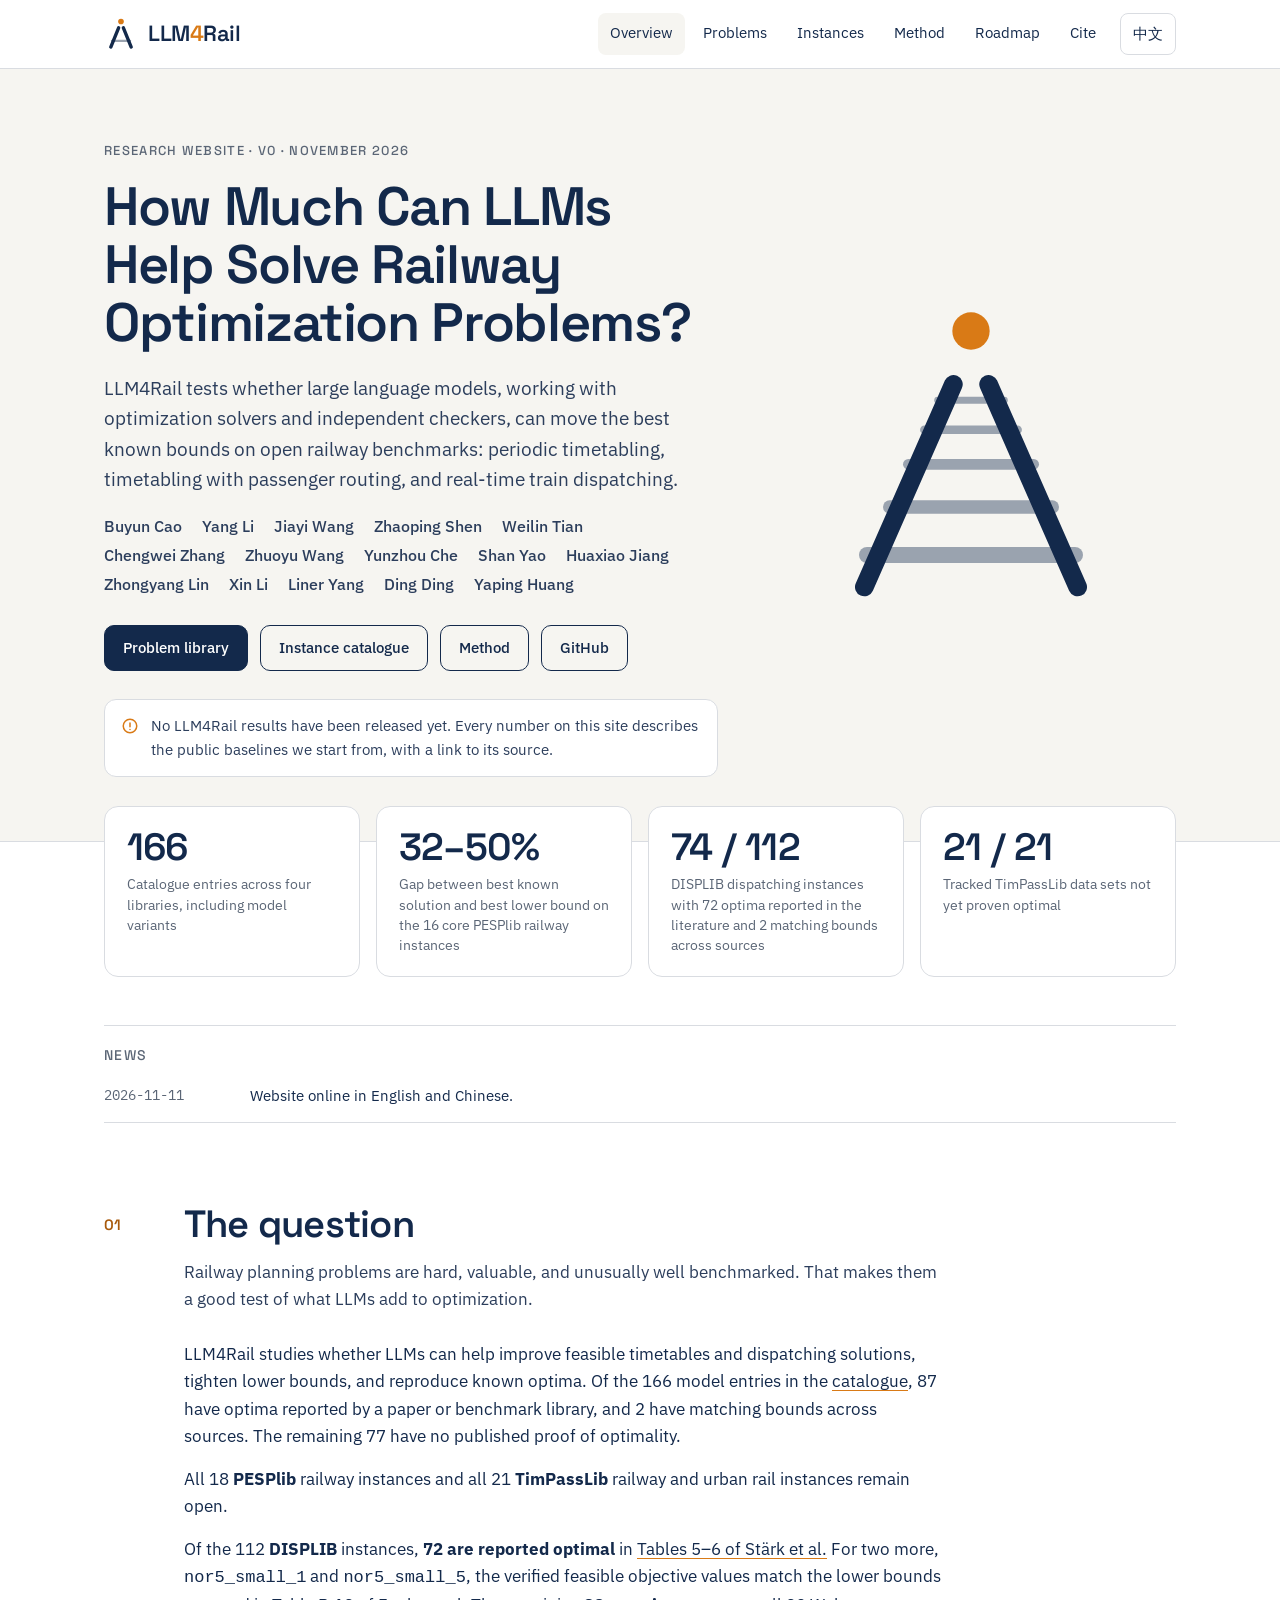
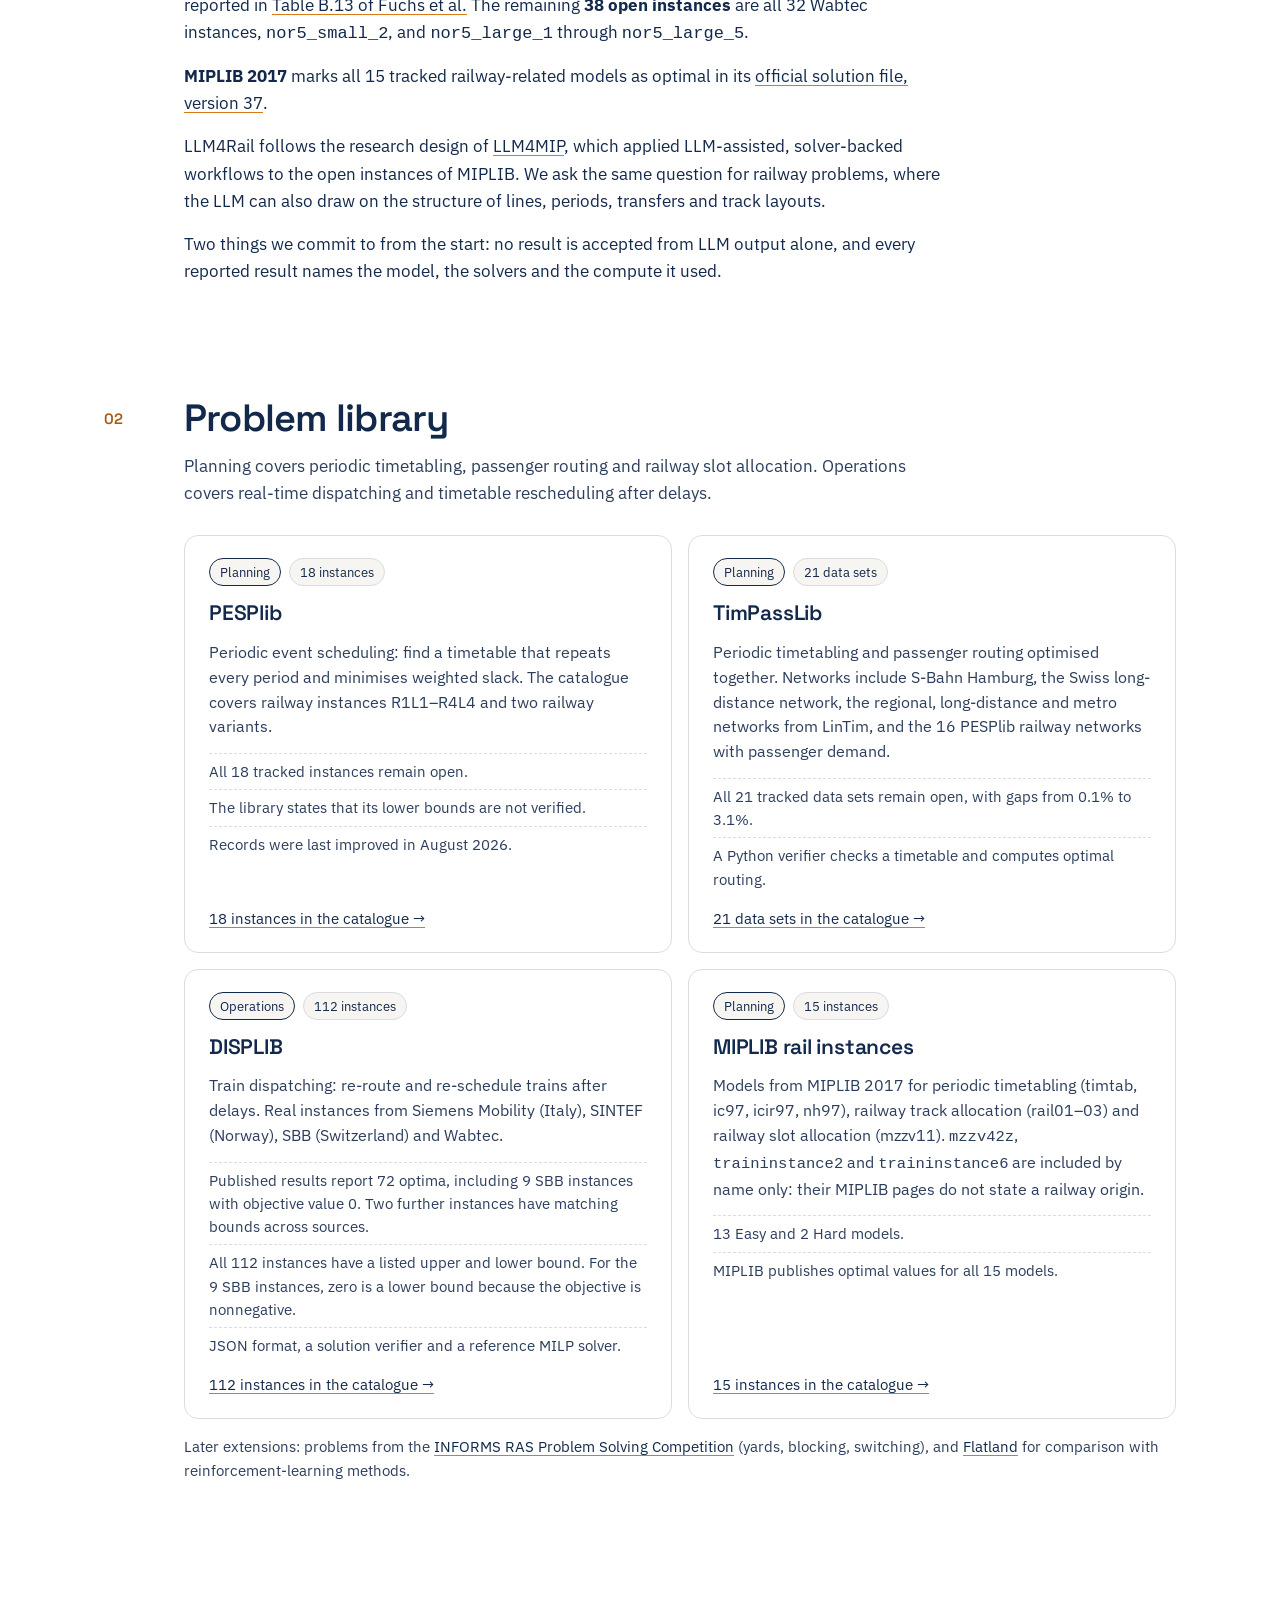
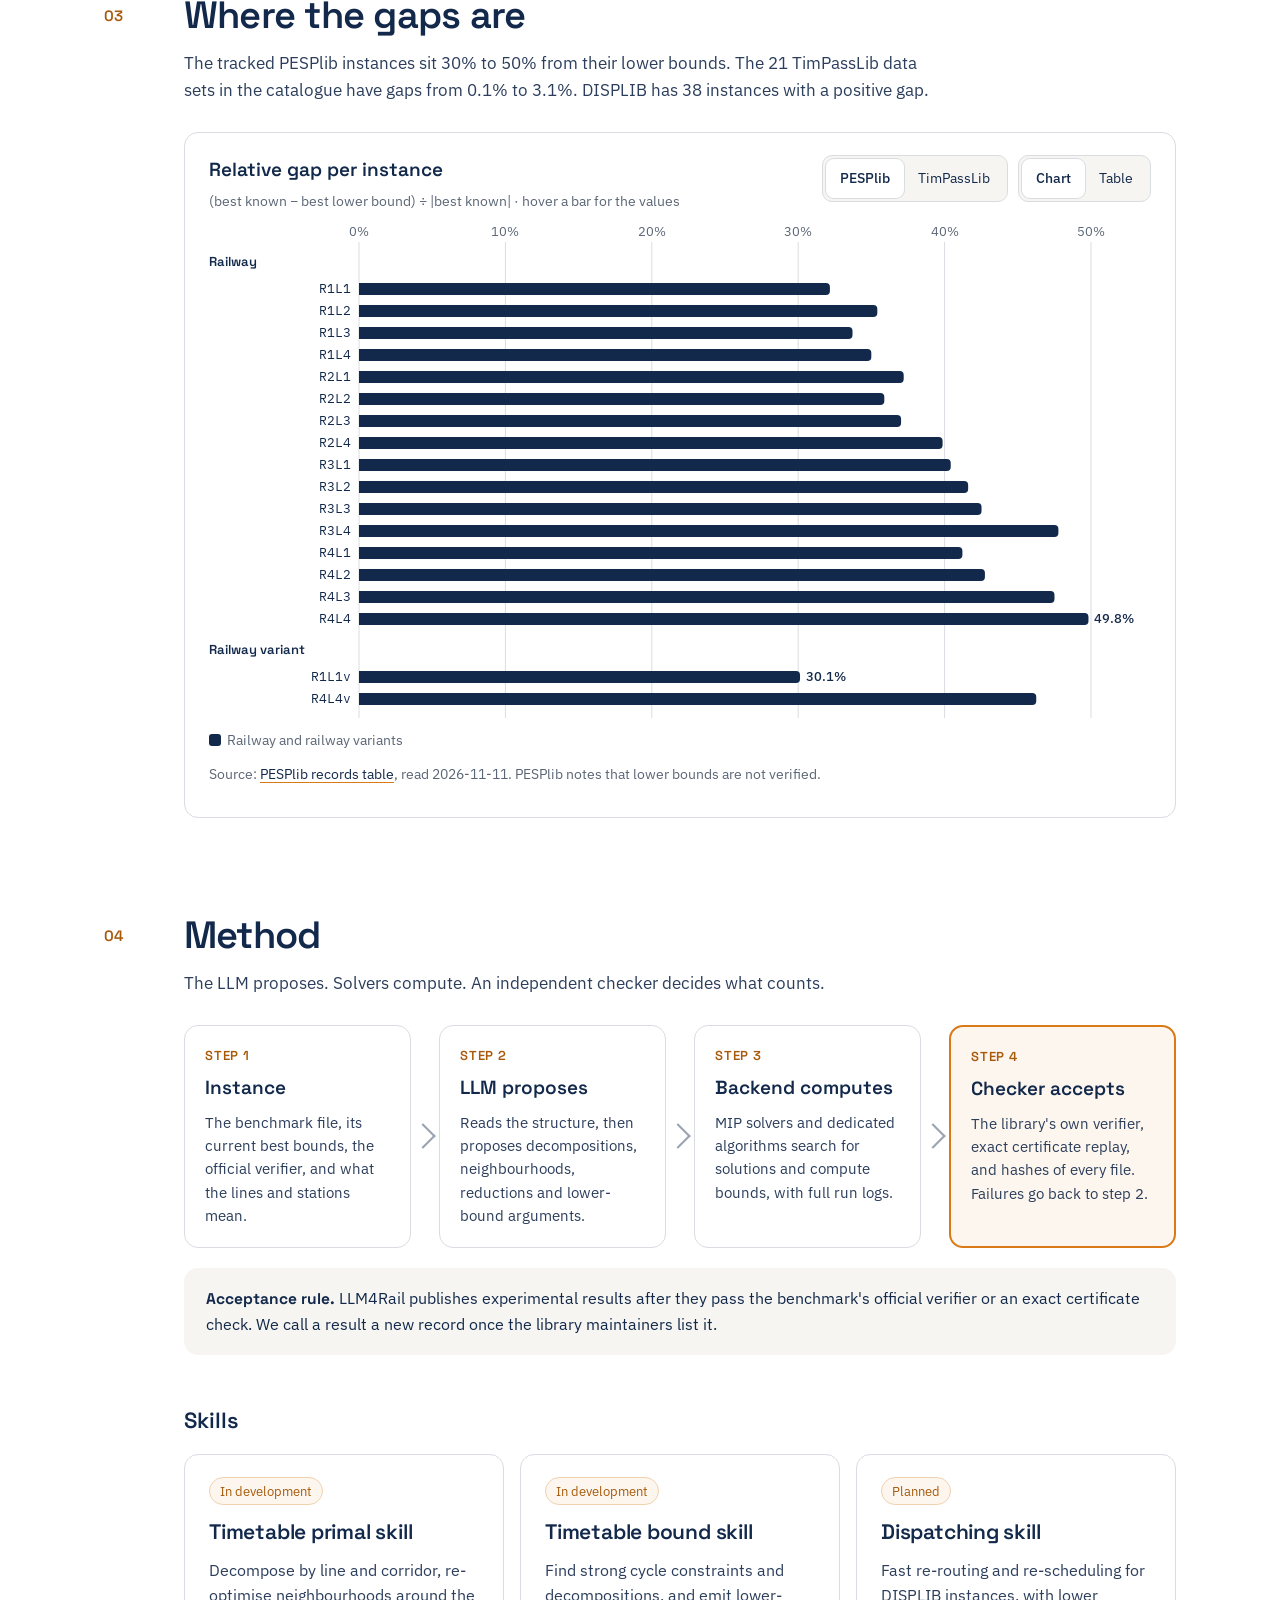
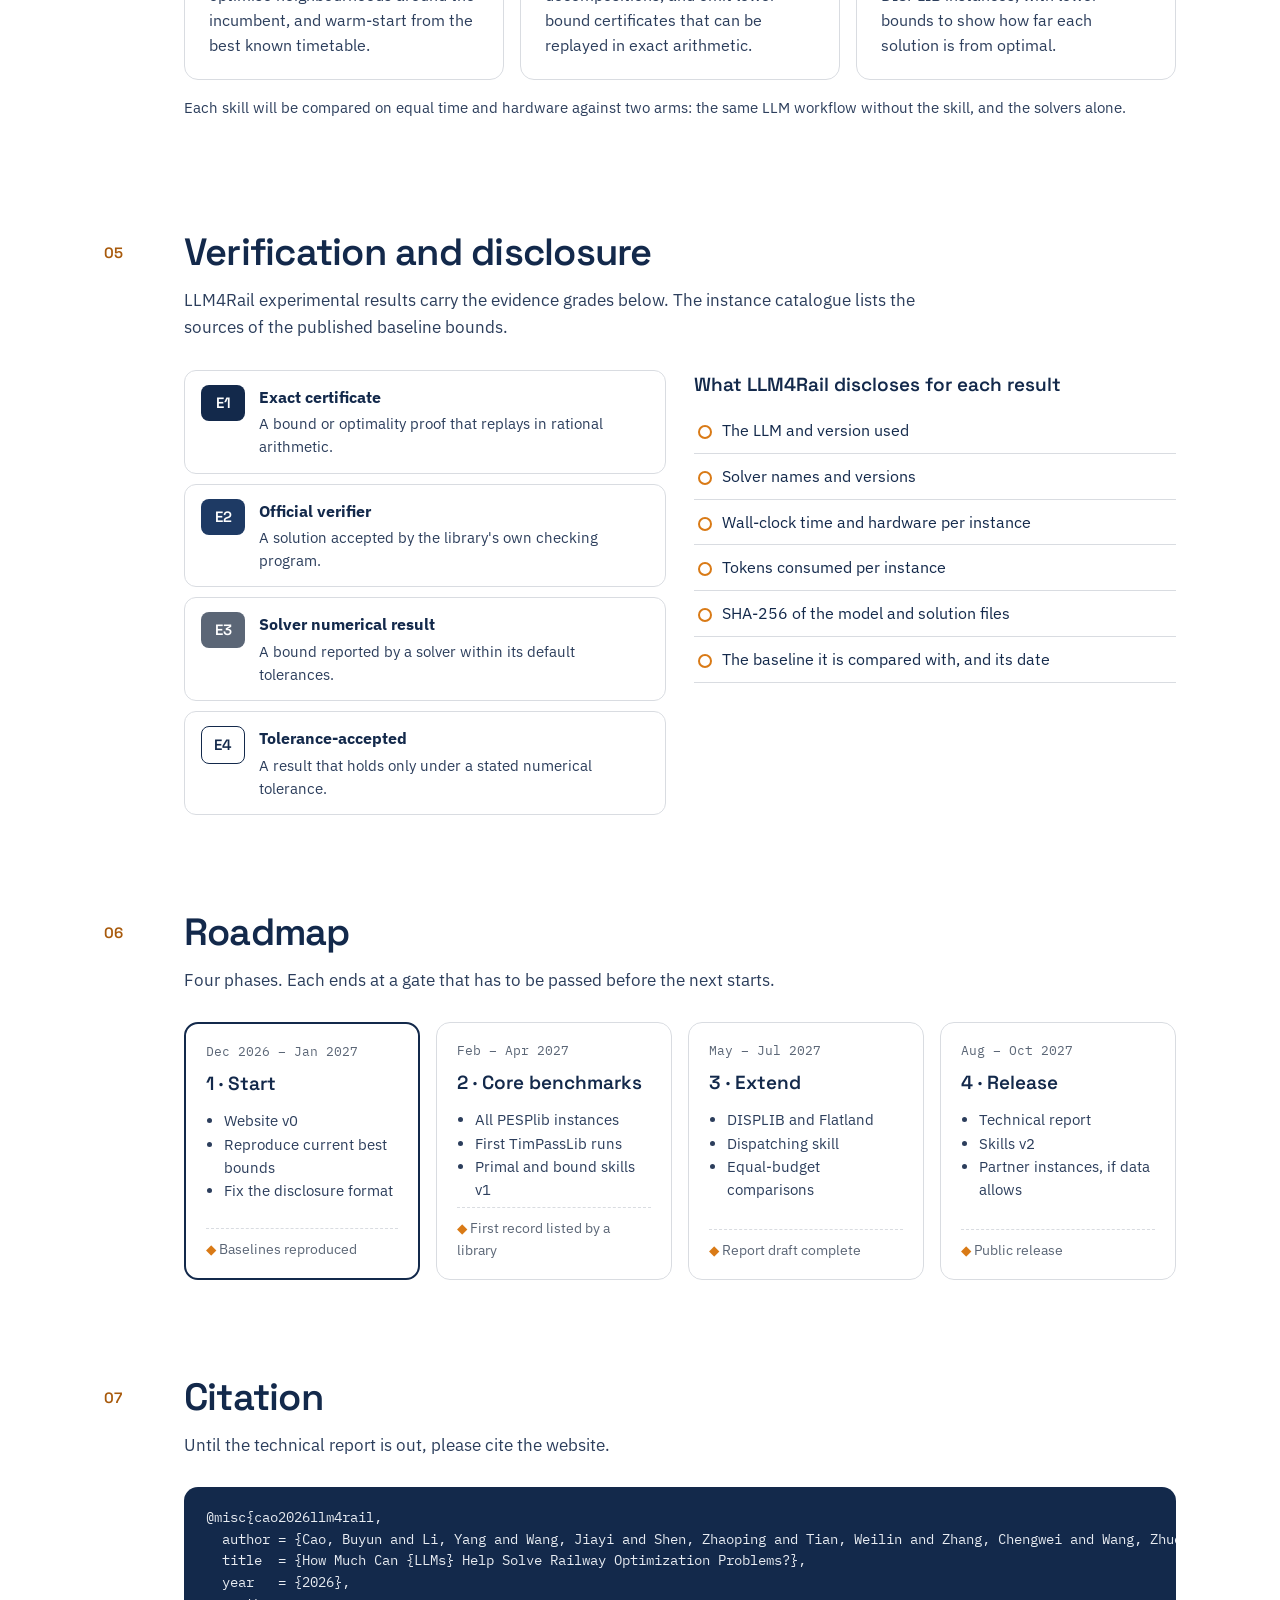
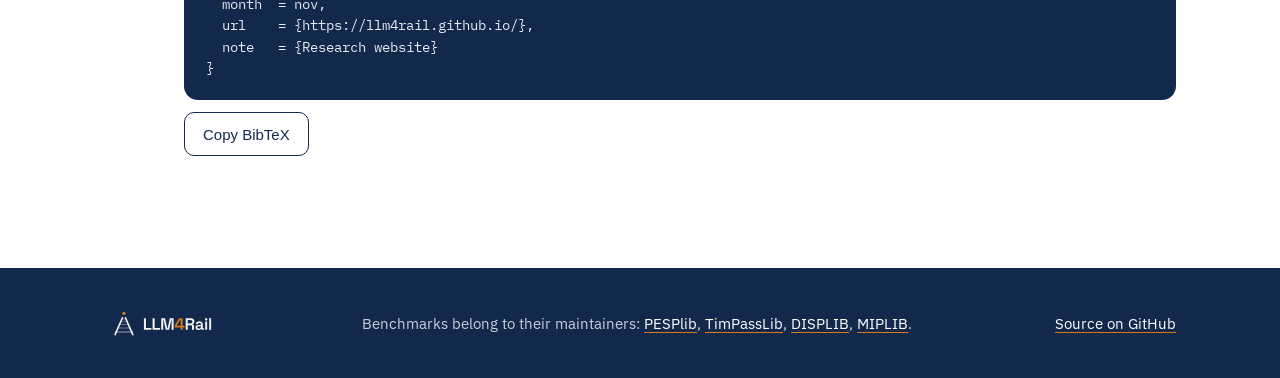
<file: index.html>
<!doctype html>
<html lang="en">
<head>
<meta charset="utf-8">
<meta name="viewport" content="width=device-width, initial-scale=1">
<title>LLM4Rail · How Much Can LLMs Help Solve Railway Optimization Problems?</title>
<meta name="description" content="LLM4Rail studies whether LLM-assisted, solver-backed and independently verified workflows can move the best known bounds on open railway optimization benchmarks.">
<meta name="author" content="Buyun Cao, Yang Li, Jiayi Wang, Zhaoping Shen, Weilin Tian, Chengwei Zhang, Zhuoyu Wang, Yunzhou Che, Shan Yao, Huaxiao Jiang, Zhongyang Lin, Xin Li, Liner Yang, Ding Ding, Yaping Huang">
<link rel="canonical" href="https://llm4rail.github.io/">
<meta property="og:type" content="website">
<meta property="og:site_name" content="LLM4Rail">
<meta property="og:url" content="https://llm4rail.github.io/">
<meta property="og:title" content="LLM4Rail · How Much Can LLMs Help Solve Railway Optimization Problems?">
<meta property="og:description" content="LLM4Rail studies whether LLM-assisted, solver-backed and independently verified workflows can move the best known bounds on open railway optimization benchmarks.">
<meta property="og:image" content="https://llm4rail.github.io/assets/img/icon-512.png">
<meta property="og:locale" content="en_US">
<meta name="twitter:card" content="summary">
<link rel="alternate" hreflang="en" href="https://llm4rail.github.io/">
<link rel="alternate" hreflang="zh-CN" href="https://llm4rail.github.io/zh/">
<link rel="alternate" hreflang="x-default" href="https://llm4rail.github.io/">
<link rel="icon" href="favicon.ico" sizes="any">
<link rel="icon" href="favicon.svg" type="image/svg+xml">
<link rel="apple-touch-icon" href="apple-touch-icon.png">
<link rel="preconnect" href="https://fonts.googleapis.com">
<link rel="preconnect" href="https://fonts.gstatic.com" crossorigin>
<link rel="stylesheet" href="https://fonts.googleapis.com/css2?family=IBM+Plex+Mono:wght@400;500&family=IBM+Plex+Sans:wght@400;500;600&family=Space+Grotesk:wght@500;600&display=swap">
<link rel="stylesheet" href="assets/css/site.css">
</head>
<body>
<a class="skip" href="#main">Skip to content</a>

<header class="site-header">
  <div class="wrap">
    <a class="brand" href="index.html" aria-label="LLM4Rail home">
      <img src="assets/img/llm4rail-mark-simple.svg" alt="" width="34" height="34">
      <span>LLM<b>4</b>Rail</span>
    </a>
    <nav class="nav" aria-label="Main">
      <a href="index.html" aria-current="page">Overview</a>
      <a href="#problems">Problems</a>
      <a href="instances/index.html">Instances</a>
      <a href="#method">Method</a>
      <a href="#roadmap">Roadmap</a>
      <a href="#citation">Cite</a>
      <a class="lang-switch" href="zh/index.html" hreflang="zh-CN" lang="zh-CN">中文</a>
    </nav>
  </div>
</header>

<main id="main">
  <section class="hero">
    <div class="wrap">
      <div>
        <p class="kicker">Research website · v0 · November 2026</p>
        <h1>How Much Can LLMs Help Solve Railway Optimization Problems?</h1>
        <p class="lead">LLM4Rail tests whether large language models, working with optimization solvers and independent checkers, can move the best known bounds on open railway benchmarks: periodic timetabling, timetabling with passenger routing, and real-time train dispatching.</p>
        <div class="byline"><p class="author-line"><span>Buyun Cao</span><span>Yang Li</span><span>Jiayi Wang</span><span>Zhaoping Shen</span><span>Weilin Tian</span><span>Chengwei Zhang</span><span>Zhuoyu Wang</span><span>Yunzhou Che</span><span>Shan Yao</span><span>Huaxiao Jiang</span><span>Zhongyang Lin</span><span>Xin Li</span><span>Liner Yang</span><span>Ding Ding</span><span>Yaping Huang</span></p></div>
        <div class="btns">
          <a class="btn primary" href="#problems">Problem library</a>
          <a class="btn ghost" href="instances/index.html">Instance catalogue</a>
          <a class="btn ghost" href="#method">Method</a>
          <a class="btn ghost" href="https://github.com/LLM4Rail/llm4rail.github.io">GitHub</a>
        </div>
        <div class="notice" role="note">
          <svg width="18" height="18" viewBox="0 0 24 24" fill="none" stroke="#D97A16" stroke-width="2" stroke-linecap="round" aria-hidden="true"><circle cx="12" cy="12" r="9"></circle><path d="M12 8v5M12 16.5v.01"></path></svg>
          <span>No LLM4Rail results have been released yet. Every number on this site describes the public baselines we start from, with a link to its source.</span>
        </div>
      </div>
      <div class="hero-mark">
        <img src="assets/img/llm4rail-mark.svg" alt="LLM4Rail mark: two rails, the upper and lower bound, converging on an orange point, the optimum" width="320" height="320">
      </div>
    </div>
  </section>

  <div class="wrap">
    <div class="stats" aria-label="Benchmark baselines">
      <div class="stat"><div class="num">166</div><div class="lbl">Catalogue entries across four libraries, including model variants</div></div>
      <div class="stat"><div class="num">32–50%</div><div class="lbl">Gap between best known solution and best lower bound on the 16 core PESPlib railway instances</div></div>
      <div class="stat"><div class="num">74 / 112</div><div class="lbl">DISPLIB dispatching instances with 72 optima reported in the literature and 2 matching bounds across sources</div></div>
      <div class="stat"><div class="num">21 / 21</div><div class="lbl">Tracked TimPassLib data sets not yet proven optimal</div></div>
    </div>

    <section class="news" aria-labelledby="news-h">
      <h2 id="news-h">News</h2>
      <ul>
        <li><time datetime="2026-11-11">2026-11-11</time><span>Website online in English and Chinese.</span></li>
      </ul>
    </section>

    <!-- 01 -->
    <section class="section" id="question" aria-labelledby="q-h">
      <div class="sec-head">
        <div class="sec-num">01</div>
        <div>
          <h2 id="q-h">The question</h2>
          <p>Railway planning problems are hard, valuable, and unusually well benchmarked. That makes them a good test of what LLMs add to optimization.</p>
        </div>
      </div>
      <div class="sec-body prose">
        <p>LLM4Rail studies whether LLMs can help improve feasible timetables and dispatching solutions, tighten lower bounds, and reproduce known optima. Of the 166 model entries in the <a href="instances/index.html">catalogue</a>, 87 have optima reported by a paper or benchmark library, and 2 have matching bounds across sources. The remaining 77 have no published proof of optimality.</p>
        <p>All 18 <strong>PESPlib</strong> railway instances and all 21 <strong>TimPassLib</strong> railway and urban rail instances remain open.</p>
        <p>Of the 112 <strong>DISPLIB</strong> instances, <strong>72 are reported optimal</strong> in <a href="https://doi.org/10.4230/OASIcs.ATMOS.2026.6">Tables 5–6 of Stärk et al.</a> For two more, <code>nor5_small_1</code> and <code>nor5_small_5</code>, the verified feasible objective values match the lower bounds reported in <a href="https://doi.org/10.1016/j.jrtpm.2026.100600">Table B.13 of Fuchs et al.</a> The remaining <strong>38 open instances</strong> are all 32 Wabtec instances, <code>nor5_small_2</code>, and <code>nor5_large_1</code> through <code>nor5_large_5</code>.</p>
        <p><strong>MIPLIB 2017</strong> marks all 15 tracked railway-related models as optimal in its <a href="https://miplib.zib.de/downloads/miplib2017-v37.solu">official solution file, version 37</a>.</p>
        <p>LLM4Rail follows the research design of <a href="https://llm4mip.github.io/">LLM4MIP</a>, which applied LLM-assisted, solver-backed workflows to the open instances of MIPLIB. We ask the same question for railway problems, where the LLM can also draw on the structure of lines, periods, transfers and track layouts.</p>
        <p>Two things we commit to from the start: no result is accepted from LLM output alone, and every reported result names the model, the solvers and the compute it used.</p>
      </div>
    </section>

    <!-- 02 -->
    <section class="section" id="problems" aria-labelledby="p-h">
      <div class="sec-head">
        <div class="sec-num">02</div>
        <div>
          <h2 id="p-h">Problem library</h2>
          <p>Planning covers periodic timetabling, passenger routing and railway slot allocation. Operations covers real-time dispatching and timetable rescheduling after delays.</p>
        </div>
      </div>
      <div class="sec-body">
        <div class="cards">
          <article class="card">
            <div class="meta"><span class="tag track-a">Planning</span><span class="tag">18 instances</span></div>
            <h3>PESPlib</h3>
            <p>Periodic event scheduling: find a timetable that repeats every period and minimises weighted slack. The catalogue covers railway instances R1L1–R4L4 and two railway variants.</p>
            <ul class="facts">
              <li>All 18 tracked instances remain open.</li>
              <li>The library states that its lower bounds are not verified.</li>
              <li>Records were last improved in August 2026.</li>
            </ul>
            <a class="more" href="instances/index.html#PESPlib">18 instances in the catalogue →</a>
          </article>
          <article class="card">
            <div class="meta"><span class="tag track-a">Planning</span><span class="tag">21 data sets</span></div>
            <h3>TimPassLib</h3>
            <p>Periodic timetabling and passenger routing optimised together. Networks include S-Bahn Hamburg, the Swiss long-distance network, the regional, long-distance and metro networks from LinTim, and the 16 PESPlib railway networks with passenger demand.</p>
            <ul class="facts">
              <li>All 21 tracked data sets remain open, with gaps from 0.1% to 3.1%.</li>
              <li>A Python verifier checks a timetable and computes optimal routing.</li>
            </ul>
            <a class="more" href="instances/index.html#TimPassLib">21 data sets in the catalogue →</a>
          </article>
          <article class="card">
            <div class="meta"><span class="tag track-a">Operations</span><span class="tag">112 instances</span></div>
            <h3>DISPLIB</h3>
            <p>Train dispatching: re-route and re-schedule trains after delays. Real instances from Siemens Mobility (Italy), SINTEF (Norway), SBB (Switzerland) and Wabtec.</p>
            <ul class="facts">
              <li>Published results report 72 optima, including 9 SBB instances with objective value 0. Two further instances have matching bounds across sources.</li>
              <li>All 112 instances have a listed upper and lower bound. For the 9 SBB instances, zero is a lower bound because the objective is nonnegative.</li>
              <li>JSON format, a solution verifier and a reference MILP solver.</li>
            </ul>
            <a class="more" href="instances/index.html#DISPLIB">112 instances in the catalogue →</a>
          </article>
          <article class="card">
            <div class="meta"><span class="tag track-a">Planning</span><span class="tag">15 instances</span></div>
            <h3>MIPLIB rail instances</h3>
            <p>Models from MIPLIB 2017 for periodic timetabling (timtab, ic97, icir97, nh97), railway track allocation (rail01–03) and railway slot allocation (mzzv11). <code>mzzv42z</code>, <code>traininstance2</code> and <code>traininstance6</code> are included by name only: their MIPLIB pages do not state a railway origin.</p>
            <ul class="facts">
              <li>13 Easy and 2 Hard models.</li>
              <li>MIPLIB publishes optimal values for all 15 models.</li>
            </ul>
            <a class="more" href="instances/index.html#MIPLIB%202017">15 instances in the catalogue →</a>
          </article>
        </div>
        <p class="ext">Later extensions: problems from the <a href="https://connect.informs.org/railway-applications/new-item3/problem-solving-competition681">INFORMS RAS Problem Solving Competition</a> (yards, blocking, switching), and <a href="https://flatland-association.github.io/flatland-book/intro.html">Flatland</a> for comparison with reinforcement-learning methods.</p>
      </div>
    </section>

    <!-- 03 -->
    <section class="section" id="gaps" aria-labelledby="g-h">
      <div class="sec-head">
        <div class="sec-num">03</div>
        <div>
          <h2 id="g-h">Where the gaps are</h2>
          <p>The tracked PESPlib instances sit 30% to 50% from their lower bounds. The 21 TimPassLib data sets in the catalogue have gaps from 0.1% to 3.1%. DISPLIB has 38 instances with a positive gap.</p>
        </div>
      </div>
      <div class="sec-body">
        <div class="chart-card">
          <div class="chart-top">
            <div>
              <h3>Relative gap per instance</h3>
              <p>(best known − best lower bound) ÷ |best known| · hover a bar for the values</p>
            </div>
            <div class="controls">
              <div class="seg" role="group" aria-label="Library">
                <button type="button" data-lib="PESPlib" aria-pressed="true">PESPlib</button>
                <button type="button" data-lib="TimPassLib" aria-pressed="false">TimPassLib</button>
              </div>
              <div class="seg" role="group" aria-label="View">
                <button type="button" data-view="chart" aria-pressed="true">Chart</button>
                <button type="button" data-view="table" aria-pressed="false">Table</button>
              </div>
            </div>
          </div>
          <div id="gap-chart" role="img" aria-label="Horizontal bar chart of the relative gap per instance for the selected library."></div>
          <div id="gap-table" class="table-box" hidden></div>
          <div class="legend" id="gap-legend"><span><i class="sw-rail"></i>Railway and railway variants</span></div>
          <p class="source" data-src="PESPlib">Source: <a href="https://timpasslib.aalto.fi/pesplib.html">PESPlib records table</a>, read 2026-11-11. PESPlib notes that lower bounds are not verified.</p>
          <p class="source" data-src="TimPassLib" hidden>Source: <a href="https://timpasslib.aalto.fi/solutions.html">TimPassLib solutions page</a>, read 2026-11-11. Lower bounds come from the library's routing relaxation.</p>
        </div>
      </div>
    </section>

    <!-- 04 -->
    <section class="section" id="method" aria-labelledby="m-h">
      <div class="sec-head">
        <div class="sec-num">04</div>
        <div>
          <h2 id="m-h">Method</h2>
          <p>The LLM proposes. Solvers compute. An independent checker decides what counts.</p>
        </div>
      </div>
      <div class="sec-body">
        <div class="flow">
          <div class="step"><div class="n">STEP 1</div><h3>Instance</h3><p>The benchmark file, its current best bounds, the official verifier, and what the lines and stations mean.</p></div>
          <div class="step"><div class="n">STEP 2</div><h3>LLM proposes</h3><p>Reads the structure, then proposes decompositions, neighbourhoods, reductions and lower-bound arguments.</p></div>
          <div class="step"><div class="n">STEP 3</div><h3>Backend computes</h3><p>MIP solvers and dedicated algorithms search for solutions and compute bounds, with full run logs.</p></div>
          <div class="step accept"><div class="n">STEP 4</div><h3>Checker accepts</h3><p>The library's own verifier, exact certificate replay, and hashes of every file. Failures go back to step 2.</p></div>
        </div>
        <div class="rule-box"><strong>Acceptance rule.</strong> LLM4Rail publishes experimental results after they pass the benchmark's official verifier or an exact certificate check. We call a result a new record once the library maintainers list it.</div>

        <h3 class="sub-h">Skills</h3>
        <div class="skills">
          <article class="card"><span class="pill">In development</span><h3>Timetable primal skill</h3><p>Decompose by line and corridor, re-optimise neighbourhoods around the incumbent, and warm-start from the best known timetable.</p></article>
          <article class="card"><span class="pill">In development</span><h3>Timetable bound skill</h3><p>Find strong cycle constraints and decompositions, and emit lower-bound certificates that can be replayed in exact arithmetic.</p></article>
          <article class="card"><span class="pill">Planned</span><h3>Dispatching skill</h3><p>Fast re-routing and re-scheduling for DISPLIB instances, with lower bounds to show how far each solution is from optimal.</p></article>
        </div>
        <p class="ext">Each skill will be compared on equal time and hardware against two arms: the same LLM workflow without the skill, and the solvers alone.</p>
      </div>
    </section>

    <!-- 05 -->
    <section class="section" id="verification" aria-labelledby="v-h">
      <div class="sec-head">
        <div class="sec-num">05</div>
        <div>
          <h2 id="v-h">Verification and disclosure</h2>
          <p>LLM4Rail experimental results carry the evidence grades below. The instance catalogue lists the sources of the published baseline bounds.</p>
        </div>
      </div>
      <div class="sec-body two">
        <ol class="grades">
          <li><span class="g">E1</span><div><h3>Exact certificate</h3><p>A bound or optimality proof that replays in rational arithmetic.</p></div></li>
          <li><span class="g">E2</span><div><h3>Official verifier</h3><p>A solution accepted by the library's own checking program.</p></div></li>
          <li><span class="g">E3</span><div><h3>Solver numerical result</h3><p>A bound reported by a solver within its default tolerances.</p></div></li>
          <li><span class="g">E4</span><div><h3>Tolerance-accepted</h3><p>A result that holds only under a stated numerical tolerance.</p></div></li>
        </ol>
        <div>
          <h3 class="list-h">What LLM4Rail discloses for each result</h3>
          <ul class="checklist">
            <li>The LLM and version used</li>
            <li>Solver names and versions</li>
            <li>Wall-clock time and hardware per instance</li>
            <li>Tokens consumed per instance</li>
            <li>SHA-256 of the model and solution files</li>
            <li>The baseline it is compared with, and its date</li>
          </ul>
        </div>
      </div>
    </section>

    <!-- 06 -->
    <section class="section" id="roadmap" aria-labelledby="r-h">
      <div class="sec-head">
        <div class="sec-num">06</div>
        <div>
          <h2 id="r-h">Roadmap</h2>
          <p>Four phases. Each ends at a gate that has to be passed before the next starts.</p>
        </div>
      </div>
      <div class="sec-body road">
        <div class="phase now"><span class="when">Dec 2026 – Jan 2027</span><h3>1 · Start</h3><ul><li>Website v0</li><li>Reproduce current best bounds</li><li>Fix the disclosure format</li></ul><div class="gate">Baselines reproduced</div></div>
        <div class="phase"><span class="when">Feb – Apr 2027</span><h3>2 · Core benchmarks</h3><ul><li>All PESPlib instances</li><li>First TimPassLib runs</li><li>Primal and bound skills v1</li></ul><div class="gate">First record listed by a library</div></div>
        <div class="phase"><span class="when">May – Jul 2027</span><h3>3 · Extend</h3><ul><li>DISPLIB and Flatland</li><li>Dispatching skill</li><li>Equal-budget comparisons</li></ul><div class="gate">Report draft complete</div></div>
        <div class="phase"><span class="when">Aug – Oct 2027</span><h3>4 · Release</h3><ul><li>Technical report</li><li>Skills v2</li><li>Partner instances, if data allows</li></ul><div class="gate">Public release</div></div>
      </div>
    </section>

    <!-- 07 -->
    <section class="section" id="citation" aria-labelledby="c-h">
      <div class="sec-head">
        <div class="sec-num">07</div>
        <div>
          <h2 id="c-h">Citation</h2>
          <p>Until the technical report is out, please cite the website.</p>
        </div>
      </div>
      <div class="sec-body">
<pre class="bib" id="bibtex">@misc{cao2026llm4rail,
  author = {Cao, Buyun and Li, Yang and Wang, Jiayi and Shen, Zhaoping and Tian, Weilin and Zhang, Chengwei and Wang, Zhuoyu and Che, Yunzhou and Yao, Shan and Jiang, Huaxiao and Lin, Zhongyang and Li, Xin and Yang, Liner and Ding, Ding and Huang, Yaping},
  title  = {How Much Can {LLMs} Help Solve Railway Optimization Problems?},
  year   = {2026},
  month  = nov,
  url    = {https://llm4rail.github.io/},
  note   = {Research website}
}</pre>
        <button type="button" class="btn ghost copy" id="copy-bib" data-ok="Copied" data-fail="Select the text above to copy">Copy BibTeX</button>
      </div>
    </section>
  </div>
</main>

<footer class="site-footer">
  <div class="wrap">
    <img src="assets/img/llm4rail-horizontal-reverse.svg" alt="LLM4Rail">
    <div>Benchmarks belong to their maintainers: <a href="https://timpasslib.aalto.fi/pesplib.html">PESPlib</a>, <a href="https://timpasslib.aalto.fi/solutions.html">TimPassLib</a>, <a href="https://displib.github.io/">DISPLIB</a>, <a href="https://miplib.zib.de/">MIPLIB</a>.</div>
    <div><a href="https://github.com/LLM4Rail/llm4rail.github.io">Source on GitHub</a></div>
  </div>
</footer>

<script src="assets/js/data.js"></script>
<script src="assets/js/i18n.js"></script>
<script src="assets/js/home.js"></script>
</body>
</html>
</file>
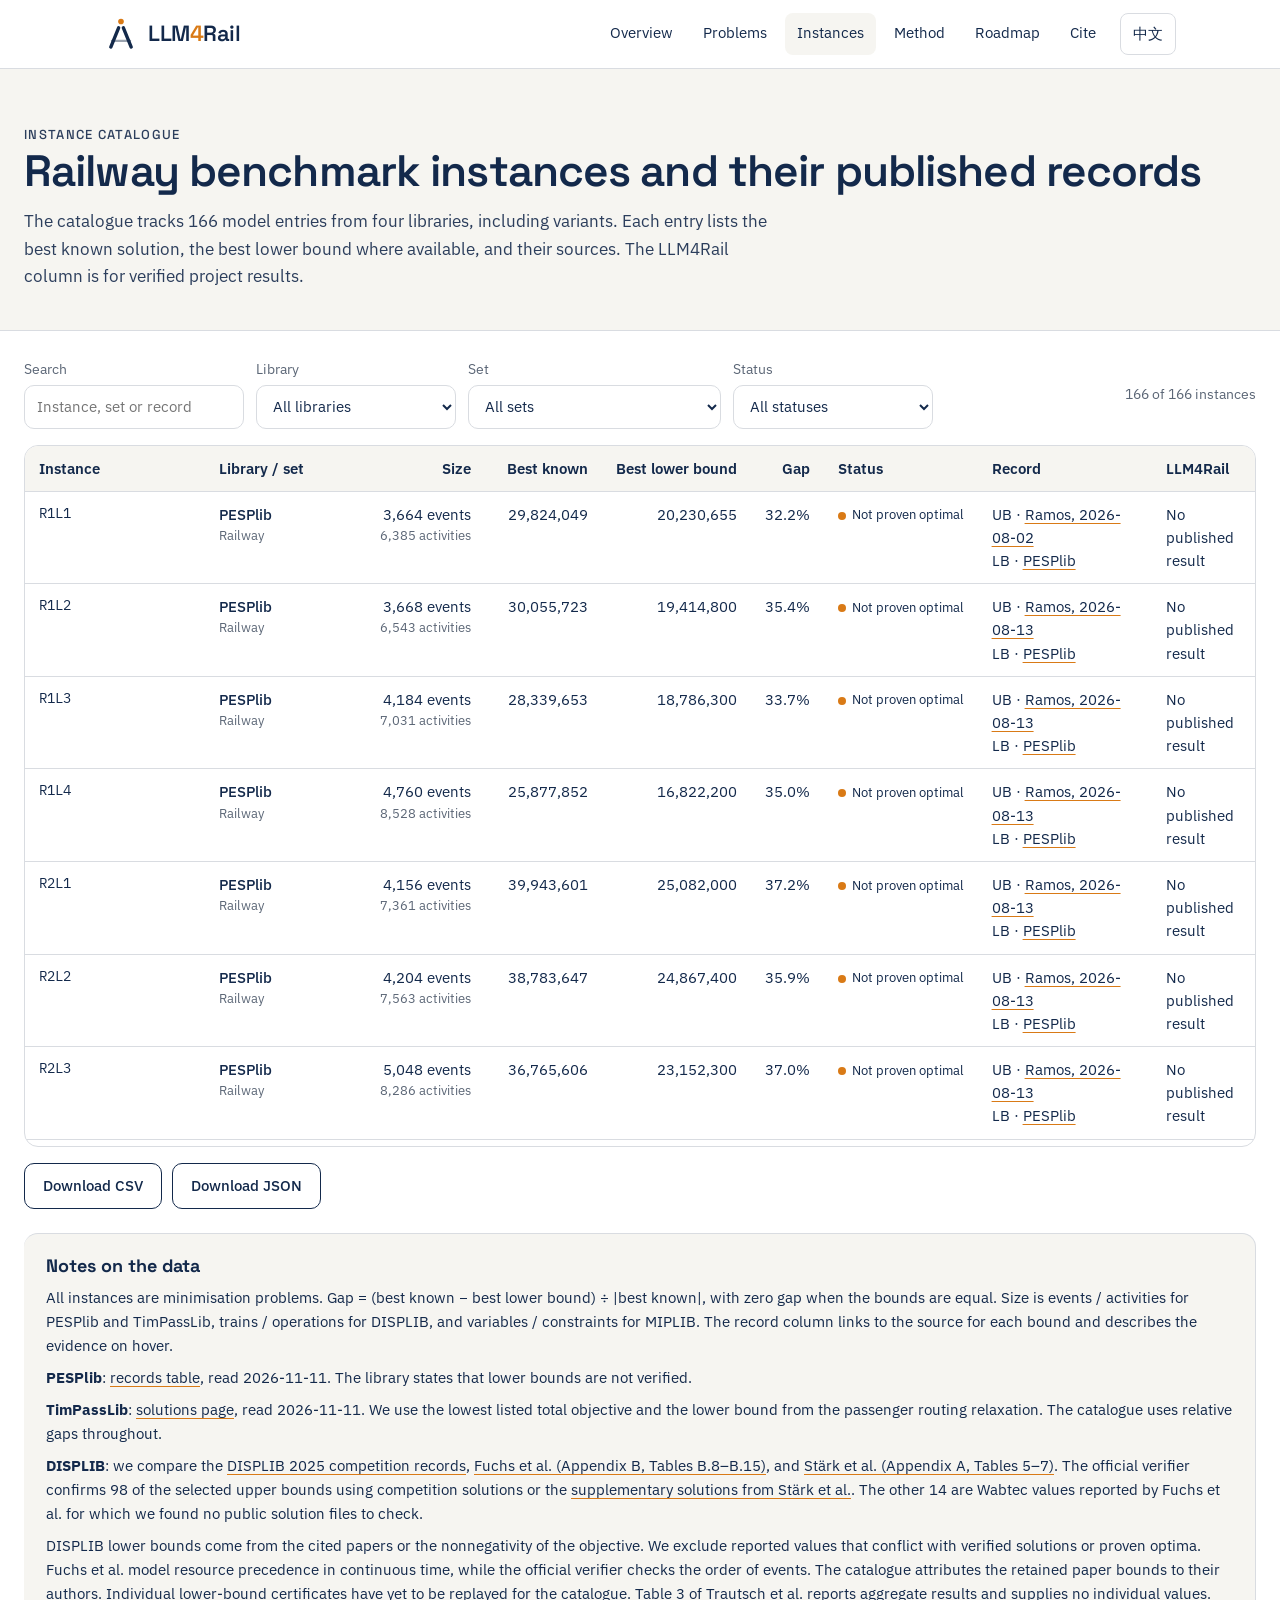
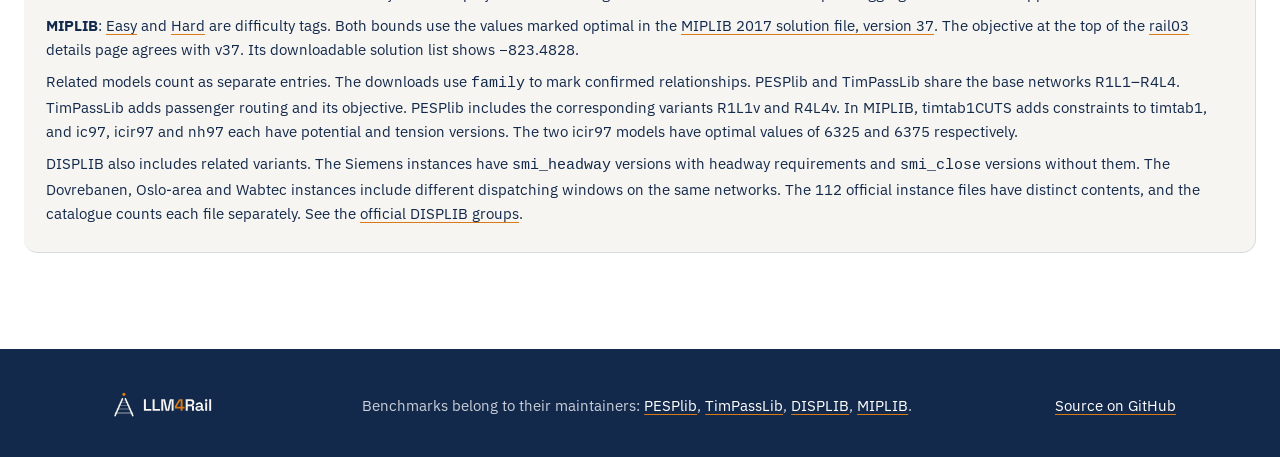
<file: instances/index.html>
<!doctype html>
<html lang="en">
<head>
<meta charset="utf-8">
<meta name="viewport" content="width=device-width, initial-scale=1">
<title>Instances · LLM4Rail</title>
<meta name="description" content="Baseline catalogue of 166 benchmark instances tracked by LLM4Rail: PESPlib, TimPassLib, DISPLIB and MIPLIB.">
<meta name="author" content="Buyun Cao, Yang Li, Jiayi Wang, Zhaoping Shen, Weilin Tian, Chengwei Zhang, Zhuoyu Wang, Yunzhou Che, Shan Yao, Huaxiao Jiang, Zhongyang Lin, Xin Li, Liner Yang, Ding Ding, Yaping Huang">
<link rel="canonical" href="https://llm4rail.github.io/instances/">
<meta property="og:type" content="website">
<meta property="og:site_name" content="LLM4Rail">
<meta property="og:url" content="https://llm4rail.github.io/instances/">
<meta property="og:title" content="Instances · LLM4Rail">
<meta property="og:description" content="Baseline catalogue of 166 benchmark instances tracked by LLM4Rail: PESPlib, TimPassLib, DISPLIB and MIPLIB.">
<meta property="og:image" content="https://llm4rail.github.io/assets/img/icon-512.png">
<meta property="og:locale" content="en_US">
<meta name="twitter:card" content="summary">
<link rel="alternate" hreflang="en" href="https://llm4rail.github.io/instances/">
<link rel="alternate" hreflang="zh-CN" href="https://llm4rail.github.io/zh/instances/">
<link rel="alternate" hreflang="x-default" href="https://llm4rail.github.io/instances/">
<link rel="icon" href="../favicon.ico" sizes="any">
<link rel="icon" href="../favicon.svg" type="image/svg+xml">
<link rel="apple-touch-icon" href="../apple-touch-icon.png">
<link rel="preconnect" href="https://fonts.googleapis.com">
<link rel="preconnect" href="https://fonts.gstatic.com" crossorigin>
<link rel="stylesheet" href="https://fonts.googleapis.com/css2?family=IBM+Plex+Mono:wght@400;500&family=IBM+Plex+Sans:wght@400;500;600&family=Space+Grotesk:wght@500;600&display=swap">
<link rel="stylesheet" href="../assets/css/site.css">
</head>
<body>
<a class="skip" href="#main">Skip to content</a>

<header class="site-header">
  <div class="wrap">
    <a class="brand" href="../index.html" aria-label="LLM4Rail home">
      <img src="../assets/img/llm4rail-mark-simple.svg" alt="" width="34" height="34">
      <span>LLM<b>4</b>Rail</span>
    </a>
    <nav class="nav" aria-label="Main">
      <a href="../index.html">Overview</a>
      <a href="../index.html#problems">Problems</a>
      <a href="index.html" aria-current="page">Instances</a>
      <a href="../index.html#method">Method</a>
      <a href="../index.html#roadmap">Roadmap</a>
      <a href="../index.html#citation">Cite</a>
      <a class="lang-switch" href="../zh/instances/index.html" hreflang="zh-CN" lang="zh-CN">中文</a>
    </nav>
  </div>
</header>

<main id="main" class="wide">
  <section class="page-head">
    <div class="wrap">
      <p class="kicker">Instance catalogue</p>
      <h1 id="cat-cap">Railway benchmark instances and their published records</h1>
      <p>The catalogue tracks 166 model entries from four libraries, including variants. Each entry lists the best known solution, the best lower bound where available, and their sources. The LLM4Rail column is for verified project results.</p>
    </div>
  </section>

  <div class="wrap">
    <div class="toolbar">
      <div class="field"><label for="q">Search</label><input id="q" type="search" placeholder="Instance, set or record" autocomplete="off"></div>
      <div class="field"><label for="lib">Library</label><select id="lib"></select></div>
      <div class="field"><label for="set">Set</label><select id="set"></select></div>
      <div class="field"><label for="status">Status</label><select id="status"></select></div>
      <div class="count" id="count" aria-live="polite"></div>
    </div>

    <div class="table-box" id="cat-box" tabindex="0" role="region" aria-labelledby="cat-cap">
      <table id="cat">
        <thead>
          <tr>
            <th scope="col">Instance</th><th scope="col">Library / set</th><th scope="col" class="num">Size</th>
            <th scope="col" class="num">Best known</th><th scope="col" class="num">Best lower bound</th><th scope="col" class="num">Gap</th>
            <th scope="col">Status</th><th scope="col">Record</th><th scope="col">LLM4Rail</th>
          </tr>
        </thead>
        <tbody id="rows"></tbody>
      </table>
    </div>

    <div class="dl">
      <a class="btn ghost" href="../data/instances.csv" download>Download CSV</a>
      <a class="btn ghost" href="../data/instances.json" download>Download JSON</a>
    </div>

    <div class="callout">
      <h2>Notes on the data</h2>
      <p>All instances are minimisation problems. Gap = (best known − best lower bound) ÷ |best known|, with zero gap when the bounds are equal. Size is events / activities for PESPlib and TimPassLib, trains / operations for DISPLIB, and variables / constraints for MIPLIB. The record column links to the source for each bound and describes the evidence on hover.</p>
      <p><strong>PESPlib</strong>: <a href="https://timpasslib.aalto.fi/pesplib.html">records table</a>, read 2026-11-11. The library states that lower bounds are not verified.</p>
      <p><strong>TimPassLib</strong>: <a href="https://timpasslib.aalto.fi/solutions.html">solutions page</a>, read 2026-11-11. We use the lowest listed total objective and the lower bound from the passenger routing relaxation. The catalogue uses relative gaps throughout.</p>
      <p><strong>DISPLIB</strong>: we compare the <a href="https://displib.github.io/">DISPLIB 2025 competition records</a>, <a href="https://doi.org/10.1016/j.jrtpm.2026.100600">Fuchs et al. (Appendix B, Tables B.8–B.15)</a>, and <a href="https://doi.org/10.4230/OASIcs.ATMOS.2026.6">Stärk et al. (Appendix A, Tables 5–7)</a>. The official verifier confirms 98 of the selected upper bounds using competition solutions or the <a href="https://git.zib.de/api/v4/projects/lstaerk%2Ftdpnw-instances/repository/files/solutions%2Fdisplib_problems_solutions_2026-07-03.zip/raw?ref=HEAD">supplementary solutions from Stärk et al.</a>. The other 14 are Wabtec values reported by Fuchs et al. for which we found no public solution files to check.</p>
      <p>DISPLIB lower bounds come from the cited papers or the nonnegativity of the objective. We exclude reported values that conflict with verified solutions or proven optima. Fuchs et al. model resource precedence in continuous time, while the official verifier checks the order of events. The catalogue attributes the retained paper bounds to their authors. Individual lower-bound certificates have yet to be replayed for the catalogue. Table 3 of Trautsch et al. reports aggregate results and supplies no individual values.</p>
      <p><strong>MIPLIB</strong>: <a href="https://miplib.zib.de/tag_easy.html">Easy</a> and <a href="https://miplib.zib.de/tag_hard.html">Hard</a> are difficulty tags. Both bounds use the values marked optimal in the <a href="https://miplib.zib.de/downloads/miplib2017-v37.solu">MIPLIB 2017 solution file, version 37</a>. The objective at the top of the <a href="https://miplib.zib.de/instance_details_rail03.html">rail03</a> details page agrees with v37. Its downloadable solution list shows −823.4828.</p>
      <p>Related models count as separate entries. The downloads use <code>family</code> to mark confirmed relationships. PESPlib and TimPassLib share the base networks R1L1–R4L4. TimPassLib adds passenger routing and its objective. PESPlib includes the corresponding variants R1L1v and R4L4v. In MIPLIB, timtab1CUTS adds constraints to timtab1, and ic97, icir97 and nh97 each have potential and tension versions. The two icir97 models have optimal values of 6325 and 6375 respectively.</p>
      <p>DISPLIB also includes related variants. The Siemens instances have <code>smi_headway</code> versions with headway requirements and <code>smi_close</code> versions without them. The Dovrebanen, Oslo-area and Wabtec instances include different dispatching windows on the same networks. The 112 official instance files have distinct contents, and the catalogue counts each file separately. See the <a href="https://displib.github.io/">official DISPLIB groups</a>.</p>
    </div>
  </div>
</main>

<footer class="site-footer">
  <div class="wrap">
    <img src="../assets/img/llm4rail-horizontal-reverse.svg" alt="LLM4Rail">
    <div>Benchmarks belong to their maintainers: <a href="https://timpasslib.aalto.fi/pesplib.html">PESPlib</a>, <a href="https://timpasslib.aalto.fi/solutions.html">TimPassLib</a>, <a href="https://displib.github.io/">DISPLIB</a>, <a href="https://miplib.zib.de/">MIPLIB</a>.</div>
    <div><a href="https://github.com/LLM4Rail/llm4rail.github.io">Source on GitHub</a></div>
  </div>
</footer>

<script src="../assets/js/data.js"></script>
<script src="../assets/js/i18n.js"></script>
<script src="../assets/js/instances.js"></script>
</body>
</html>
</file>
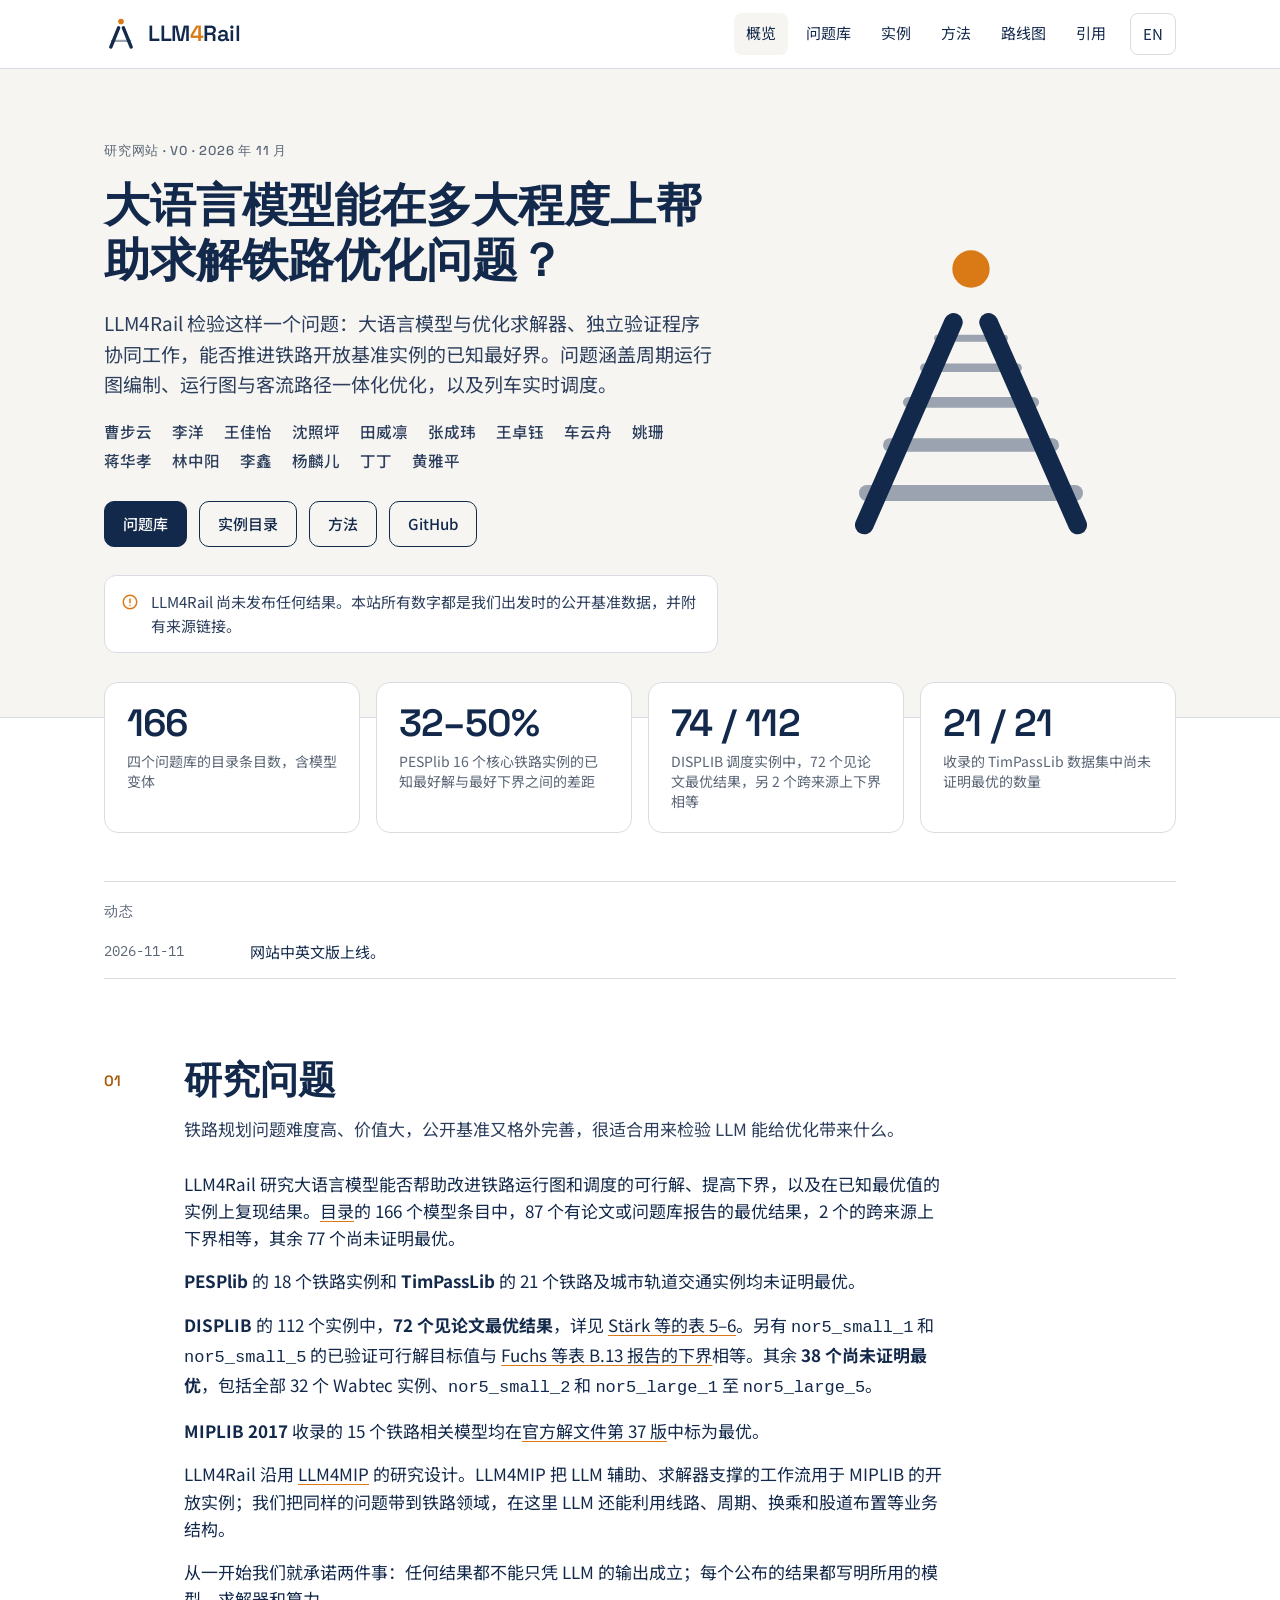
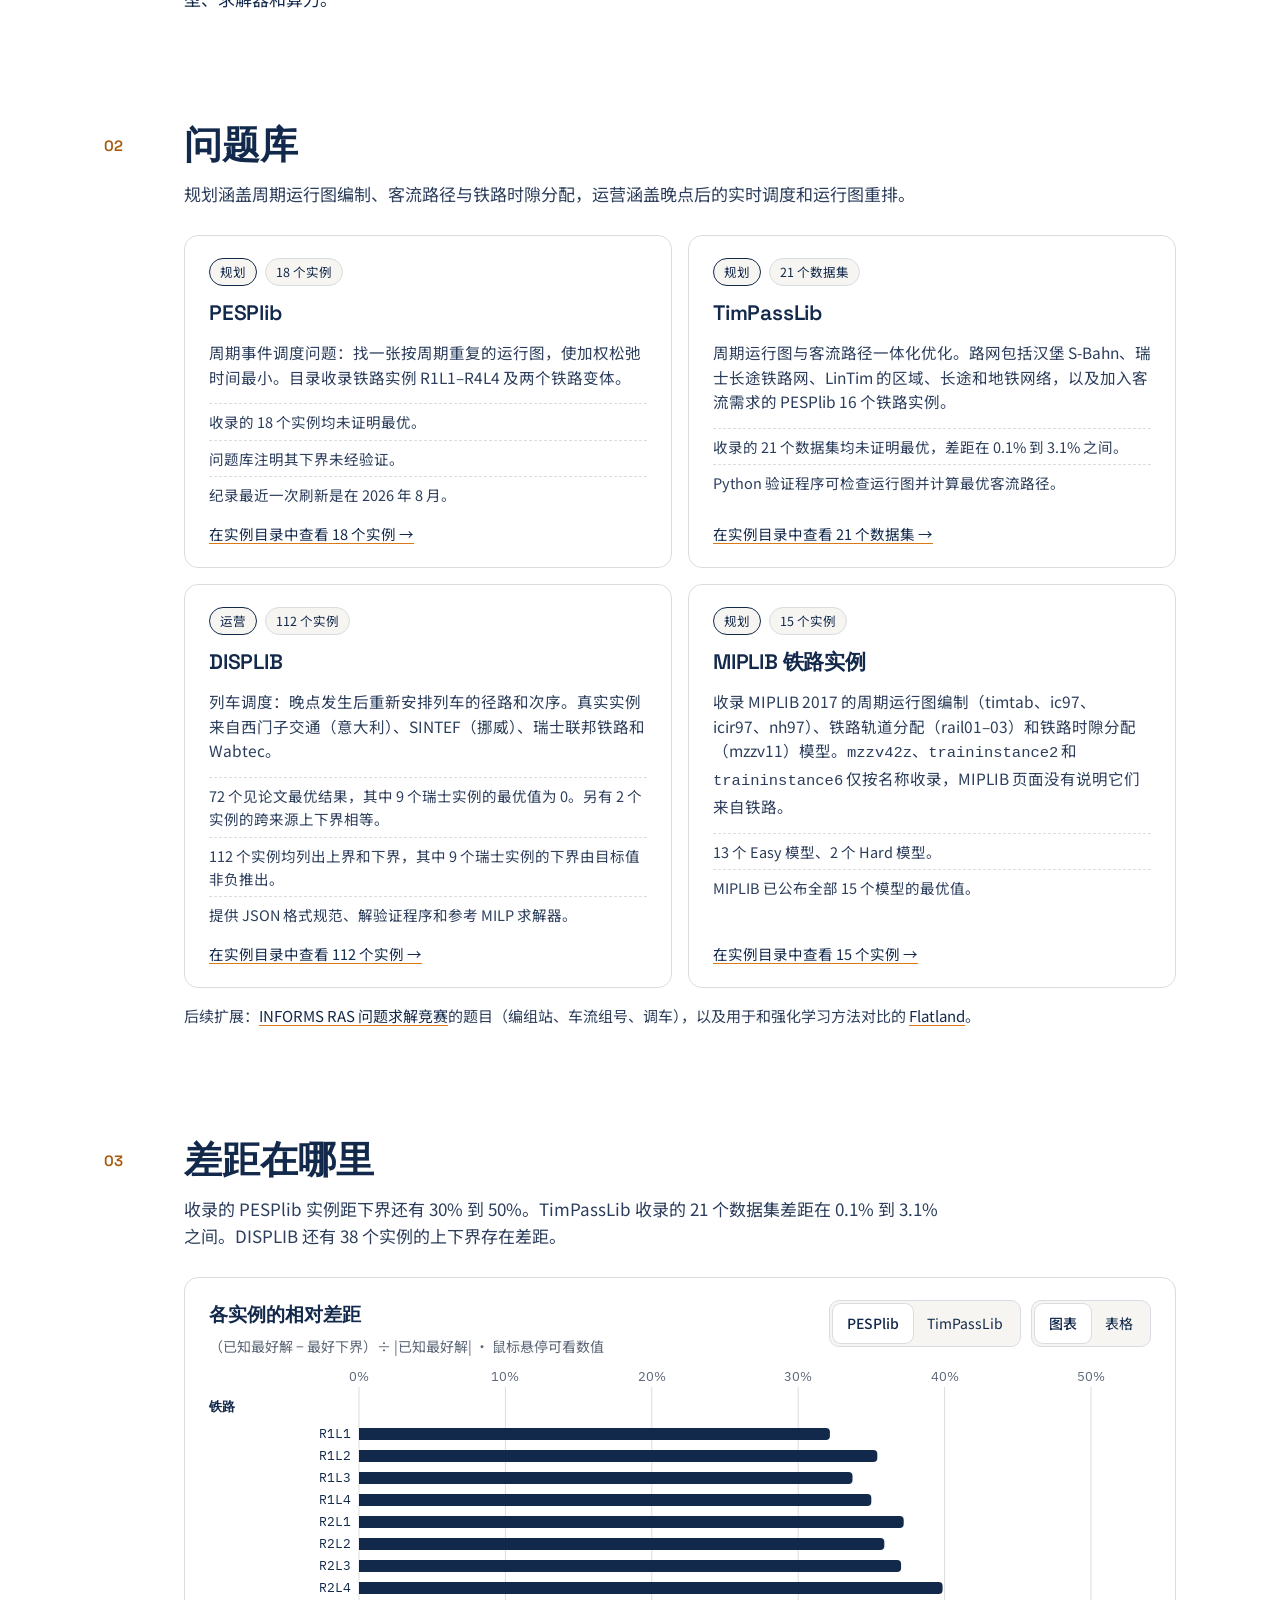
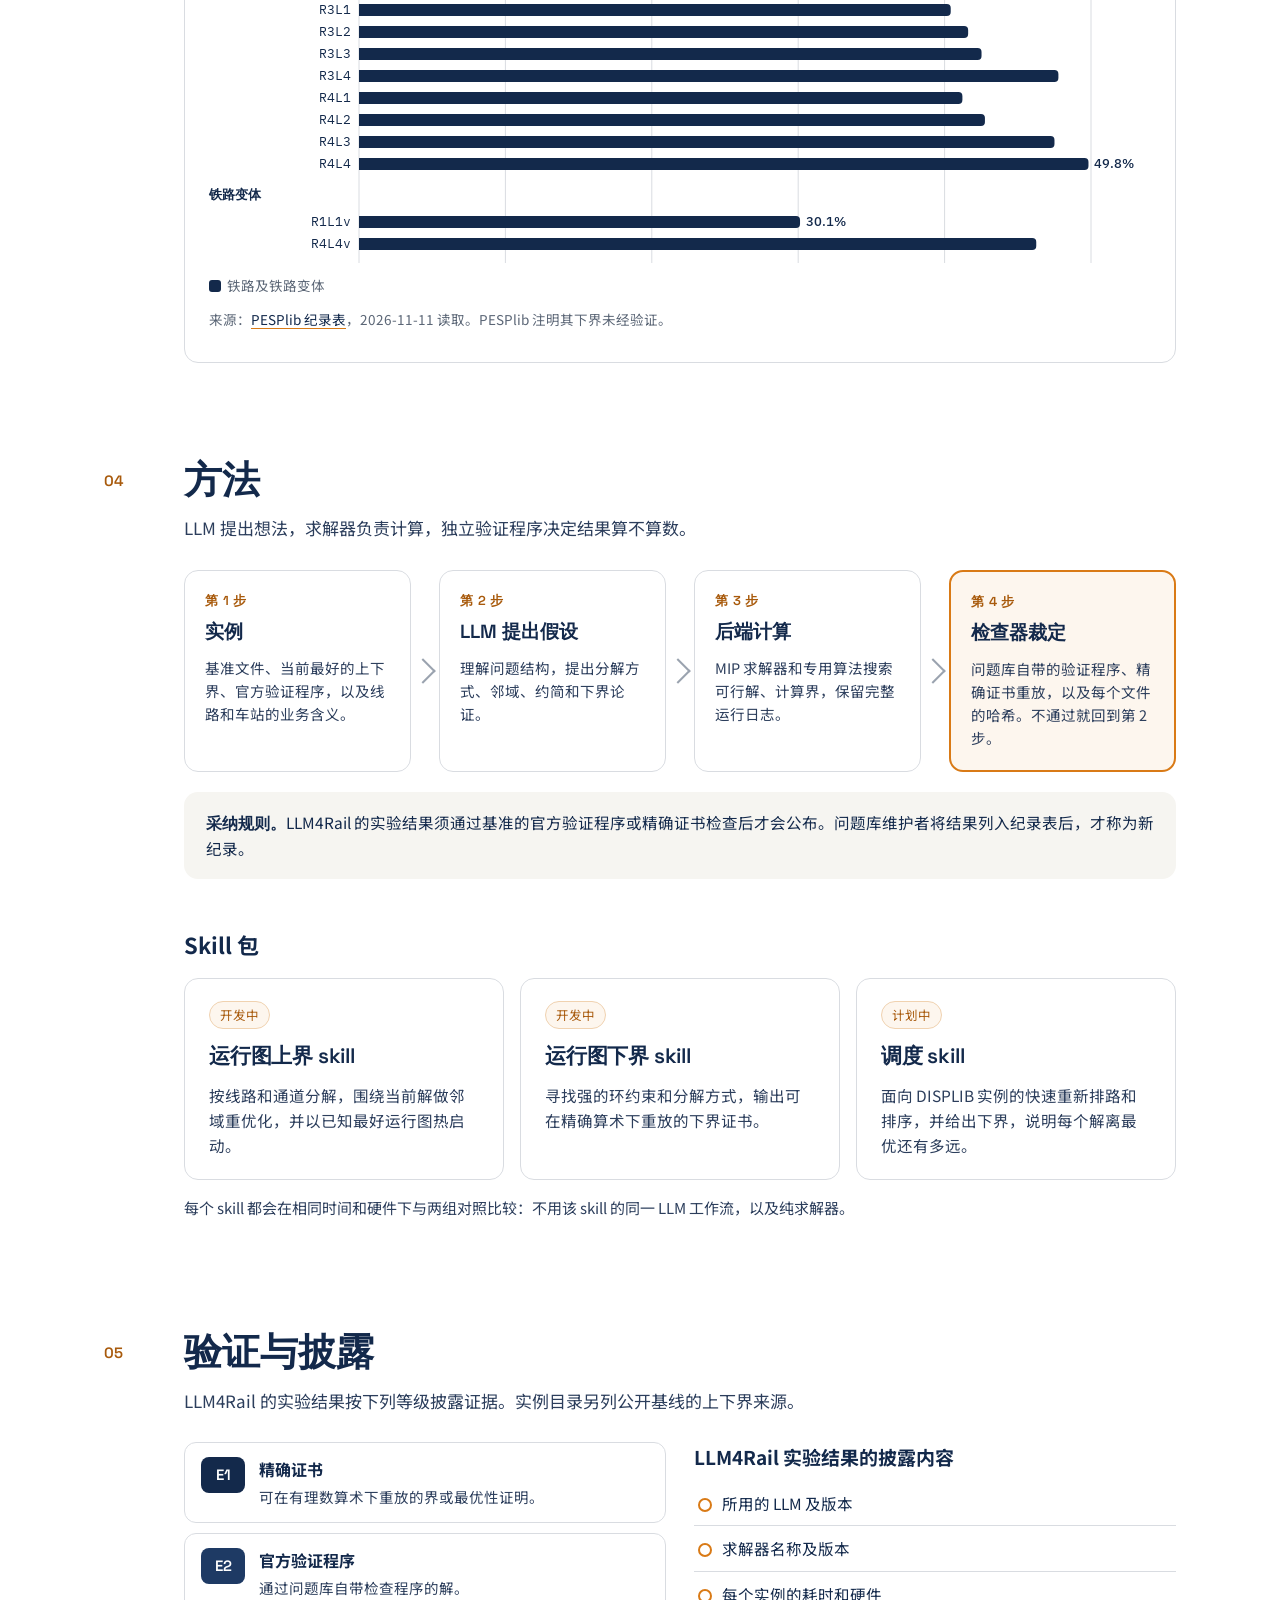
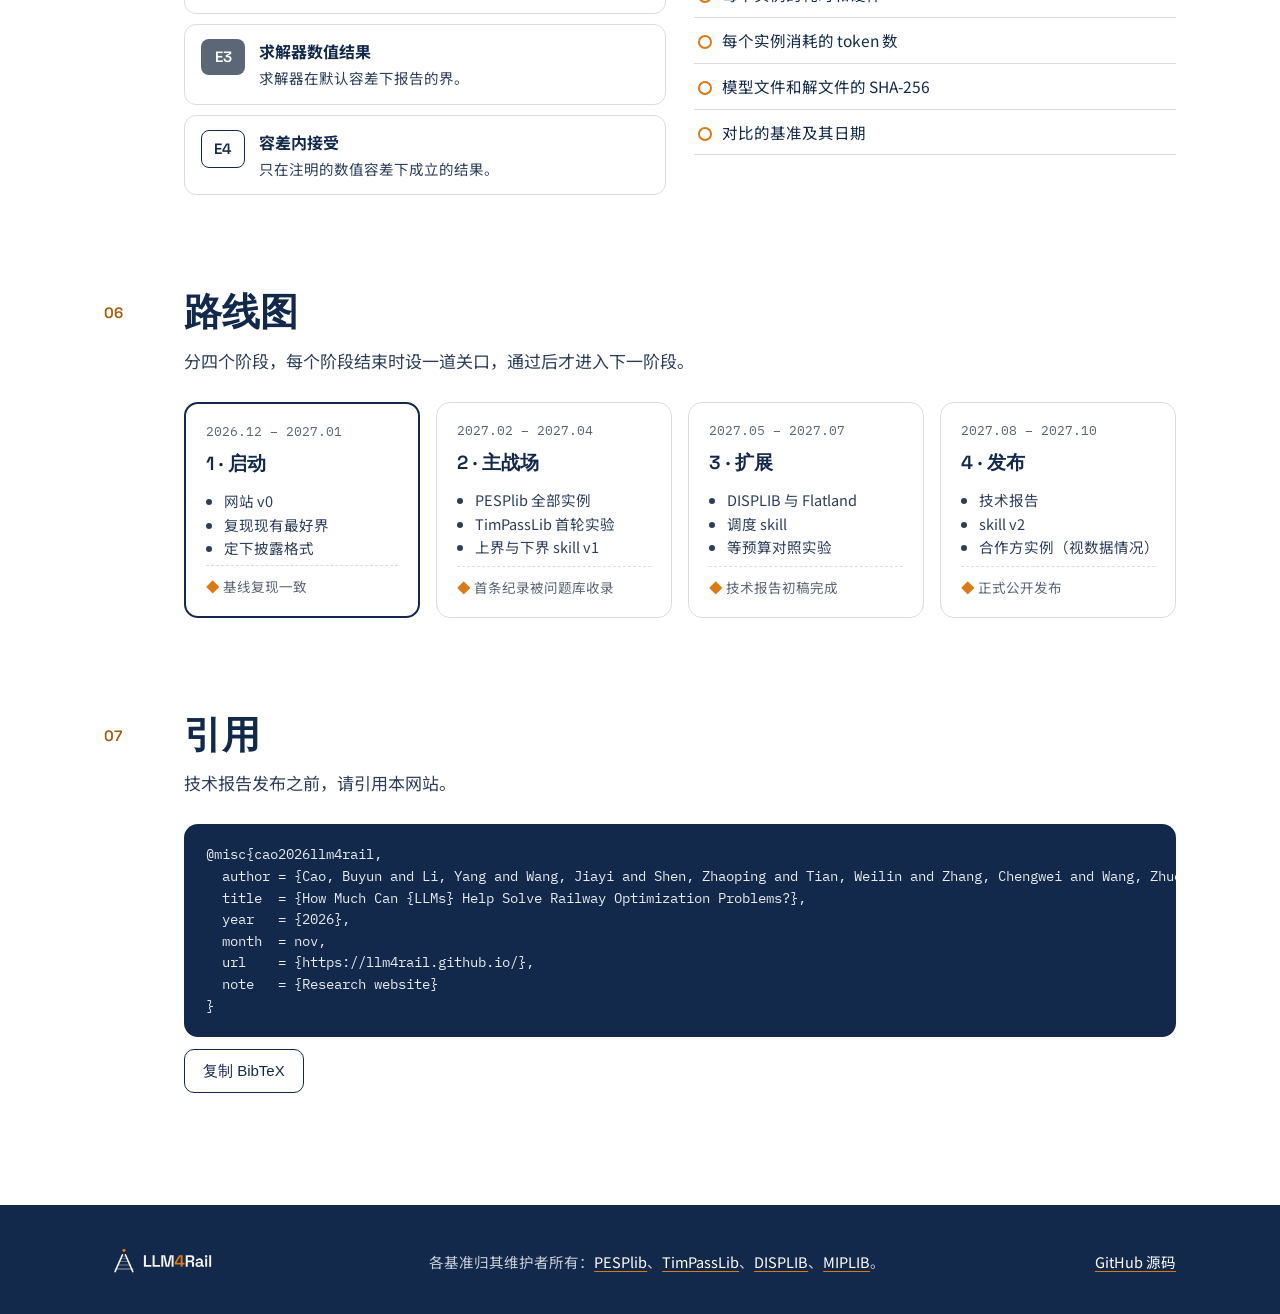
<file: zh/index.html>
<!doctype html>
<html lang="zh-CN">
<head>
<meta charset="utf-8">
<meta name="viewport" content="width=device-width, initial-scale=1">
<title>LLM4Rail · 大语言模型能在多大程度上帮助求解铁路优化问题？</title>
<meta name="description" content="LLM4Rail 研究：由大语言模型辅助、求解器计算、独立程序验证的工作流，能否推进铁路优化开放基准实例的已知最好界。">
<meta name="author" content="曹步云、李洋、王佳怡、沈照坪、田威凛、张成玮、王卓钰、车云舟、姚珊、蒋华孝、林中阳、李鑫、杨麟儿、丁丁、黄雅平">
<link rel="canonical" href="https://llm4rail.github.io/zh/">
<meta property="og:type" content="website">
<meta property="og:site_name" content="LLM4Rail">
<meta property="og:url" content="https://llm4rail.github.io/zh/">
<meta property="og:title" content="LLM4Rail · 大语言模型能在多大程度上帮助求解铁路优化问题？">
<meta property="og:description" content="LLM4Rail 研究：由大语言模型辅助、求解器计算、独立程序验证的工作流，能否推进铁路优化开放基准实例的已知最好界。">
<meta property="og:image" content="https://llm4rail.github.io/assets/img/icon-512.png">
<meta property="og:locale" content="zh_CN">
<meta name="twitter:card" content="summary">
<link rel="alternate" hreflang="en" href="https://llm4rail.github.io/">
<link rel="alternate" hreflang="zh-CN" href="https://llm4rail.github.io/zh/">
<link rel="alternate" hreflang="x-default" href="https://llm4rail.github.io/">
<link rel="icon" href="../favicon.ico" sizes="any">
<link rel="icon" href="../favicon.svg" type="image/svg+xml">
<link rel="apple-touch-icon" href="../apple-touch-icon.png">
<link rel="preconnect" href="https://fonts.googleapis.com">
<link rel="preconnect" href="https://fonts.gstatic.com" crossorigin>
<link rel="stylesheet" href="https://fonts.googleapis.com/css2?family=IBM+Plex+Mono:wght@400;500&family=IBM+Plex+Sans:wght@400;500;600&family=Noto+Sans+SC:wght@400;500;700&family=Space+Grotesk:wght@500;600&display=swap">
<link rel="stylesheet" href="../assets/css/site.css">
</head>
<body>
<a class="skip" href="#main">跳到正文</a>

<header class="site-header">
  <div class="wrap">
    <a class="brand" href="index.html" aria-label="LLM4Rail 首页">
      <img src="../assets/img/llm4rail-mark-simple.svg" alt="" width="34" height="34">
      <span>LLM<b>4</b>Rail</span>
    </a>
    <nav class="nav" aria-label="主导航">
      <a href="index.html" aria-current="page">概览</a>
      <a href="#problems">问题库</a>
      <a href="instances/index.html">实例</a>
      <a href="#method">方法</a>
      <a href="#roadmap">路线图</a>
      <a href="#citation">引用</a>
      <a class="lang-switch" href="../index.html" hreflang="en" lang="en">EN</a>
    </nav>
  </div>
</header>

<main id="main">
  <section class="hero">
    <div class="wrap">
      <div>
        <p class="kicker">研究网站 · v0 · 2026 年 11 月</p>
        <h1>大语言模型能在多大程度上帮助求解铁路优化问题？</h1>
        <p class="lead">LLM4Rail 检验这样一个问题：大语言模型与优化求解器、独立验证程序协同工作，能否推进铁路开放基准实例的已知最好界。问题涵盖周期运行图编制、运行图与客流路径一体化优化，以及列车实时调度。</p>
        <div class="byline"><p class="author-line"><span>曹步云</span><span>李洋</span><span>王佳怡</span><span>沈照坪</span><span>田威凛</span><span>张成玮</span><span>王卓钰</span><span>车云舟</span><span>姚珊</span><span>蒋华孝</span><span>林中阳</span><span>李鑫</span><span>杨麟儿</span><span>丁丁</span><span>黄雅平</span></p></div>
        <div class="btns">
          <a class="btn primary" href="#problems">问题库</a>
          <a class="btn ghost" href="instances/index.html">实例目录</a>
          <a class="btn ghost" href="#method">方法</a>
          <a class="btn ghost" href="https://github.com/LLM4Rail/llm4rail.github.io">GitHub</a>
        </div>
        <div class="notice" role="note">
          <svg width="18" height="18" viewBox="0 0 24 24" fill="none" stroke="#D97A16" stroke-width="2" stroke-linecap="round" aria-hidden="true"><circle cx="12" cy="12" r="9"></circle><path d="M12 8v5M12 16.5v.01"></path></svg>
          <span>LLM4Rail 尚未发布任何结果。本站所有数字都是我们出发时的公开基准数据，并附有来源链接。</span>
        </div>
      </div>
      <div class="hero-mark">
        <img src="../assets/img/llm4rail-mark.svg" alt="LLM4Rail 标志：两条铁轨代表上界和下界，向远处汇聚到代表最优解的橙色圆点" width="320" height="320">
      </div>
    </div>
  </section>

  <div class="wrap">
    <div class="stats" aria-label="基准数据概况">
      <div class="stat"><div class="num">166</div><div class="lbl">四个问题库的目录条目数，含模型变体</div></div>
      <div class="stat"><div class="num">32–50%</div><div class="lbl">PESPlib 16 个核心铁路实例的已知最好解与最好下界之间的差距</div></div>
      <div class="stat"><div class="num">74 / 112</div><div class="lbl">DISPLIB 调度实例中，72 个见论文最优结果，另 2 个跨来源上下界相等</div></div>
      <div class="stat"><div class="num">21 / 21</div><div class="lbl">收录的 TimPassLib 数据集中尚未证明最优的数量</div></div>
    </div>

    <section class="news" aria-labelledby="news-h">
      <h2 id="news-h">动态</h2>
      <ul>
        <li><time datetime="2026-11-11">2026-11-11</time><span>网站中英文版上线。</span></li>
      </ul>
    </section>

    <!-- 01 -->
    <section class="section" id="question" aria-labelledby="q-h">
      <div class="sec-head">
        <div class="sec-num">01</div>
        <div>
          <h2 id="q-h">研究问题</h2>
          <p>铁路规划问题难度高、价值大，公开基准又格外完善，很适合用来检验 LLM 能给优化带来什么。</p>
        </div>
      </div>
      <div class="sec-body prose">
        <p>LLM4Rail 研究大语言模型能否帮助改进铁路运行图和调度的可行解、提高下界，以及在已知最优值的实例上复现结果。<a href="instances/index.html">目录</a>的 166 个模型条目中，87 个有论文或问题库报告的最优结果，2 个的跨来源上下界相等，其余 77 个尚未证明最优。</p>
        <p><strong>PESPlib</strong> 的 18 个铁路实例和 <strong>TimPassLib</strong> 的 21 个铁路及城市轨道交通实例均未证明最优。</p>
        <p><strong>DISPLIB</strong> 的 112 个实例中，<strong>72 个见论文最优结果</strong>，详见 <a href="https://doi.org/10.4230/OASIcs.ATMOS.2026.6">Stärk 等的表 5–6</a>。另有 <code>nor5_small_1</code> 和 <code>nor5_small_5</code> 的已验证可行解目标值与 <a href="https://doi.org/10.1016/j.jrtpm.2026.100600">Fuchs 等表 B.13 报告的下界</a>相等。其余 <strong>38 个尚未证明最优</strong>，包括全部 32 个 Wabtec 实例、<code>nor5_small_2</code> 和 <code>nor5_large_1</code> 至 <code>nor5_large_5</code>。</p>
        <p><strong>MIPLIB 2017</strong> 收录的 15 个铁路相关模型均在<a href="https://miplib.zib.de/downloads/miplib2017-v37.solu">官方解文件第 37 版</a>中标为最优。</p>
        <p>LLM4Rail 沿用 <a href="https://llm4mip.github.io/">LLM4MIP</a> 的研究设计。LLM4MIP 把 LLM 辅助、求解器支撑的工作流用于 MIPLIB 的开放实例；我们把同样的问题带到铁路领域，在这里 LLM 还能利用线路、周期、换乘和股道布置等业务结构。</p>
        <p>从一开始我们就承诺两件事：任何结果都不能只凭 LLM 的输出成立；每个公布的结果都写明所用的模型、求解器和算力。</p>
      </div>
    </section>

    <!-- 02 -->
    <section class="section" id="problems" aria-labelledby="p-h">
      <div class="sec-head">
        <div class="sec-num">02</div>
        <div>
          <h2 id="p-h">问题库</h2>
          <p>规划涵盖周期运行图编制、客流路径与铁路时隙分配，运营涵盖晚点后的实时调度和运行图重排。</p>
        </div>
      </div>
      <div class="sec-body">
        <div class="cards">
          <article class="card">
            <div class="meta"><span class="tag track-a">规划</span><span class="tag">18 个实例</span></div>
            <h3>PESPlib</h3>
            <p>周期事件调度问题：找一张按周期重复的运行图，使加权松弛时间最小。目录收录铁路实例 R1L1–R4L4 及两个铁路变体。</p>
            <ul class="facts">
              <li>收录的 18 个实例均未证明最优。</li>
              <li>问题库注明其下界未经验证。</li>
              <li>纪录最近一次刷新是在 2026 年 8 月。</li>
            </ul>
            <a class="more" href="instances/index.html#PESPlib">在实例目录中查看 18 个实例 →</a>
          </article>
          <article class="card">
            <div class="meta"><span class="tag track-a">规划</span><span class="tag">21 个数据集</span></div>
            <h3>TimPassLib</h3>
            <p>周期运行图与客流路径一体化优化。路网包括汉堡 S-Bahn、瑞士长途铁路网、LinTim 的区域、长途和地铁网络，以及加入客流需求的 PESPlib 16 个铁路实例。</p>
            <ul class="facts">
              <li>收录的 21 个数据集均未证明最优，差距在 0.1% 到 3.1% 之间。</li>
              <li>Python 验证程序可检查运行图并计算最优客流路径。</li>
            </ul>
            <a class="more" href="instances/index.html#TimPassLib">在实例目录中查看 21 个数据集 →</a>
          </article>
          <article class="card">
            <div class="meta"><span class="tag track-a">运营</span><span class="tag">112 个实例</span></div>
            <h3>DISPLIB</h3>
            <p>列车调度：晚点发生后重新安排列车的径路和次序。真实实例来自西门子交通（意大利）、SINTEF（挪威）、瑞士联邦铁路和 Wabtec。</p>
            <ul class="facts">
              <li>72 个见论文最优结果，其中 9 个瑞士实例的最优值为 0。另有 2 个实例的跨来源上下界相等。</li>
              <li>112 个实例均列出上界和下界，其中 9 个瑞士实例的下界由目标值非负推出。</li>
              <li>提供 JSON 格式规范、解验证程序和参考 MILP 求解器。</li>
            </ul>
            <a class="more" href="instances/index.html#DISPLIB">在实例目录中查看 112 个实例 →</a>
          </article>
          <article class="card">
            <div class="meta"><span class="tag track-a">规划</span><span class="tag">15 个实例</span></div>
            <h3>MIPLIB 铁路实例</h3>
            <p>收录 MIPLIB 2017 的周期运行图编制（timtab、ic97、icir97、nh97）、铁路轨道分配（rail01–03）和铁路时隙分配（mzzv11）模型。<code>mzzv42z</code>、<code>traininstance2</code> 和 <code>traininstance6</code> 仅按名称收录，MIPLIB 页面没有说明它们来自铁路。</p>
            <ul class="facts">
              <li>13 个 Easy 模型、2 个 Hard 模型。</li>
              <li>MIPLIB 已公布全部 15 个模型的最优值。</li>
            </ul>
            <a class="more" href="instances/index.html#MIPLIB%202017">在实例目录中查看 15 个实例 →</a>
          </article>
        </div>
        <p class="ext">后续扩展：<a href="https://connect.informs.org/railway-applications/new-item3/problem-solving-competition681">INFORMS RAS 问题求解竞赛</a>的题目（编组站、车流组号、调车），以及用于和强化学习方法对比的 <a href="https://flatland-association.github.io/flatland-book/intro.html">Flatland</a>。</p>
      </div>
    </section>

    <!-- 03 -->
    <section class="section" id="gaps" aria-labelledby="g-h">
      <div class="sec-head">
        <div class="sec-num">03</div>
        <div>
          <h2 id="g-h">差距在哪里</h2>
          <p>收录的 PESPlib 实例距下界还有 30% 到 50%。TimPassLib 收录的 21 个数据集差距在 0.1% 到 3.1% 之间。DISPLIB 还有 38 个实例的上下界存在差距。</p>
        </div>
      </div>
      <div class="sec-body">
        <div class="chart-card">
          <div class="chart-top">
            <div>
              <h3>各实例的相对差距</h3>
              <p>（已知最好解 − 最好下界）÷ |已知最好解| · 鼠标悬停可看数值</p>
            </div>
            <div class="controls">
              <div class="seg" role="group" aria-label="问题库">
                <button type="button" data-lib="PESPlib" aria-pressed="true">PESPlib</button>
                <button type="button" data-lib="TimPassLib" aria-pressed="false">TimPassLib</button>
              </div>
              <div class="seg" role="group" aria-label="视图">
                <button type="button" data-view="chart" aria-pressed="true">图表</button>
                <button type="button" data-view="table" aria-pressed="false">表格</button>
              </div>
            </div>
          </div>
          <div id="gap-chart" role="img" aria-label="所选问题库各实例相对差距的横向条形图。"></div>
          <div id="gap-table" class="table-box" hidden></div>
          <div class="legend" id="gap-legend"><span><i class="sw-rail"></i>铁路及铁路变体</span></div>
          <p class="source" data-src="PESPlib">来源：<a href="https://timpasslib.aalto.fi/pesplib.html">PESPlib 纪录表</a>，2026-11-11 读取。PESPlib 注明其下界未经验证。</p>
          <p class="source" data-src="TimPassLib" hidden>来源：<a href="https://timpasslib.aalto.fi/solutions.html">TimPassLib 解页面</a>，2026-11-11 读取。下界来自问题库作者的路径松弛。</p>
        </div>
      </div>
    </section>

    <!-- 04 -->
    <section class="section" id="method" aria-labelledby="m-h">
      <div class="sec-head">
        <div class="sec-num">04</div>
        <div>
          <h2 id="m-h">方法</h2>
          <p>LLM 提出想法，求解器负责计算，独立验证程序决定结果算不算数。</p>
        </div>
      </div>
      <div class="sec-body">
        <div class="flow">
          <div class="step"><div class="n">第 1 步</div><h3>实例</h3><p>基准文件、当前最好的上下界、官方验证程序，以及线路和车站的业务含义。</p></div>
          <div class="step"><div class="n">第 2 步</div><h3>LLM 提出假设</h3><p>理解问题结构，提出分解方式、邻域、约简和下界论证。</p></div>
          <div class="step"><div class="n">第 3 步</div><h3>后端计算</h3><p>MIP 求解器和专用算法搜索可行解、计算界，保留完整运行日志。</p></div>
          <div class="step accept"><div class="n">第 4 步</div><h3>检查器裁定</h3><p>问题库自带的验证程序、精确证书重放，以及每个文件的哈希。不通过就回到第 2 步。</p></div>
        </div>
        <div class="rule-box"><strong>采纳规则。</strong>LLM4Rail 的实验结果须通过基准的官方验证程序或精确证书检查后才会公布。问题库维护者将结果列入纪录表后，才称为新纪录。</div>

        <h3 class="sub-h">Skill 包</h3>
        <div class="skills">
          <article class="card"><span class="pill">开发中</span><h3>运行图上界 skill</h3><p>按线路和通道分解，围绕当前解做邻域重优化，并以已知最好运行图热启动。</p></article>
          <article class="card"><span class="pill">开发中</span><h3>运行图下界 skill</h3><p>寻找强的环约束和分解方式，输出可在精确算术下重放的下界证书。</p></article>
          <article class="card"><span class="pill">计划中</span><h3>调度 skill</h3><p>面向 DISPLIB 实例的快速重新排路和排序，并给出下界，说明每个解离最优还有多远。</p></article>
        </div>
        <p class="ext">每个 skill 都会在相同时间和硬件下与两组对照比较：不用该 skill 的同一 LLM 工作流，以及纯求解器。</p>
      </div>
    </section>

    <!-- 05 -->
    <section class="section" id="verification" aria-labelledby="v-h">
      <div class="sec-head">
        <div class="sec-num">05</div>
        <div>
          <h2 id="v-h">验证与披露</h2>
          <p>LLM4Rail 的实验结果按下列等级披露证据。实例目录另列公开基线的上下界来源。</p>
        </div>
      </div>
      <div class="sec-body two">
        <ol class="grades">
          <li><span class="g">E1</span><div><h3>精确证书</h3><p>可在有理数算术下重放的界或最优性证明。</p></div></li>
          <li><span class="g">E2</span><div><h3>官方验证程序</h3><p>通过问题库自带检查程序的解。</p></div></li>
          <li><span class="g">E3</span><div><h3>求解器数值结果</h3><p>求解器在默认容差下报告的界。</p></div></li>
          <li><span class="g">E4</span><div><h3>容差内接受</h3><p>只在注明的数值容差下成立的结果。</p></div></li>
        </ol>
        <div>
          <h3 class="list-h">LLM4Rail 实验结果的披露内容</h3>
          <ul class="checklist">
            <li>所用的 LLM 及版本</li>
            <li>求解器名称及版本</li>
            <li>每个实例的耗时和硬件</li>
            <li>每个实例消耗的 token 数</li>
            <li>模型文件和解文件的 SHA-256</li>
            <li>对比的基准及其日期</li>
          </ul>
        </div>
      </div>
    </section>

    <!-- 06 -->
    <section class="section" id="roadmap" aria-labelledby="r-h">
      <div class="sec-head">
        <div class="sec-num">06</div>
        <div>
          <h2 id="r-h">路线图</h2>
          <p>分四个阶段，每个阶段结束时设一道关口，通过后才进入下一阶段。</p>
        </div>
      </div>
      <div class="sec-body road">
        <div class="phase now"><span class="when">2026.12 – 2027.01</span><h3>1 · 启动</h3><ul><li>网站 v0</li><li>复现现有最好界</li><li>定下披露格式</li></ul><div class="gate">基线复现一致</div></div>
        <div class="phase"><span class="when">2027.02 – 2027.04</span><h3>2 · 主战场</h3><ul><li>PESPlib 全部实例</li><li>TimPassLib 首轮实验</li><li>上界与下界 skill v1</li></ul><div class="gate">首条纪录被问题库收录</div></div>
        <div class="phase"><span class="when">2027.05 – 2027.07</span><h3>3 · 扩展</h3><ul><li>DISPLIB 与 Flatland</li><li>调度 skill</li><li>等预算对照实验</li></ul><div class="gate">技术报告初稿完成</div></div>
        <div class="phase"><span class="when">2027.08 – 2027.10</span><h3>4 · 发布</h3><ul><li>技术报告</li><li>skill v2</li><li>合作方实例（视数据情况）</li></ul><div class="gate">正式公开发布</div></div>
      </div>
    </section>

    <!-- 07 -->
    <section class="section" id="citation" aria-labelledby="c-h">
      <div class="sec-head">
        <div class="sec-num">07</div>
        <div>
          <h2 id="c-h">引用</h2>
          <p>技术报告发布之前，请引用本网站。</p>
        </div>
      </div>
      <div class="sec-body">
<pre class="bib" id="bibtex">@misc{cao2026llm4rail,
  author = {Cao, Buyun and Li, Yang and Wang, Jiayi and Shen, Zhaoping and Tian, Weilin and Zhang, Chengwei and Wang, Zhuoyu and Che, Yunzhou and Yao, Shan and Jiang, Huaxiao and Lin, Zhongyang and Li, Xin and Yang, Liner and Ding, Ding and Huang, Yaping},
  title  = {How Much Can {LLMs} Help Solve Railway Optimization Problems?},
  year   = {2026},
  month  = nov,
  url    = {https://llm4rail.github.io/},
  note   = {Research website}
}</pre>
        <button type="button" class="btn ghost copy" id="copy-bib" data-ok="已复制" data-fail="请手动选中上方文字复制">复制 BibTeX</button>
      </div>
    </section>
  </div>
</main>

<footer class="site-footer">
  <div class="wrap">
    <img src="../assets/img/llm4rail-horizontal-reverse.svg" alt="LLM4Rail">
    <div>各基准归其维护者所有：<a href="https://timpasslib.aalto.fi/pesplib.html">PESPlib</a>、<a href="https://timpasslib.aalto.fi/solutions.html">TimPassLib</a>、<a href="https://displib.github.io/">DISPLIB</a>、<a href="https://miplib.zib.de/">MIPLIB</a>。</div>
    <div><a href="https://github.com/LLM4Rail/llm4rail.github.io">GitHub 源码</a></div>
  </div>
</footer>

<script src="../assets/js/data.js"></script>
<script src="../assets/js/i18n.js"></script>
<script src="../assets/js/home.js"></script>
</body>
</html>
</file>
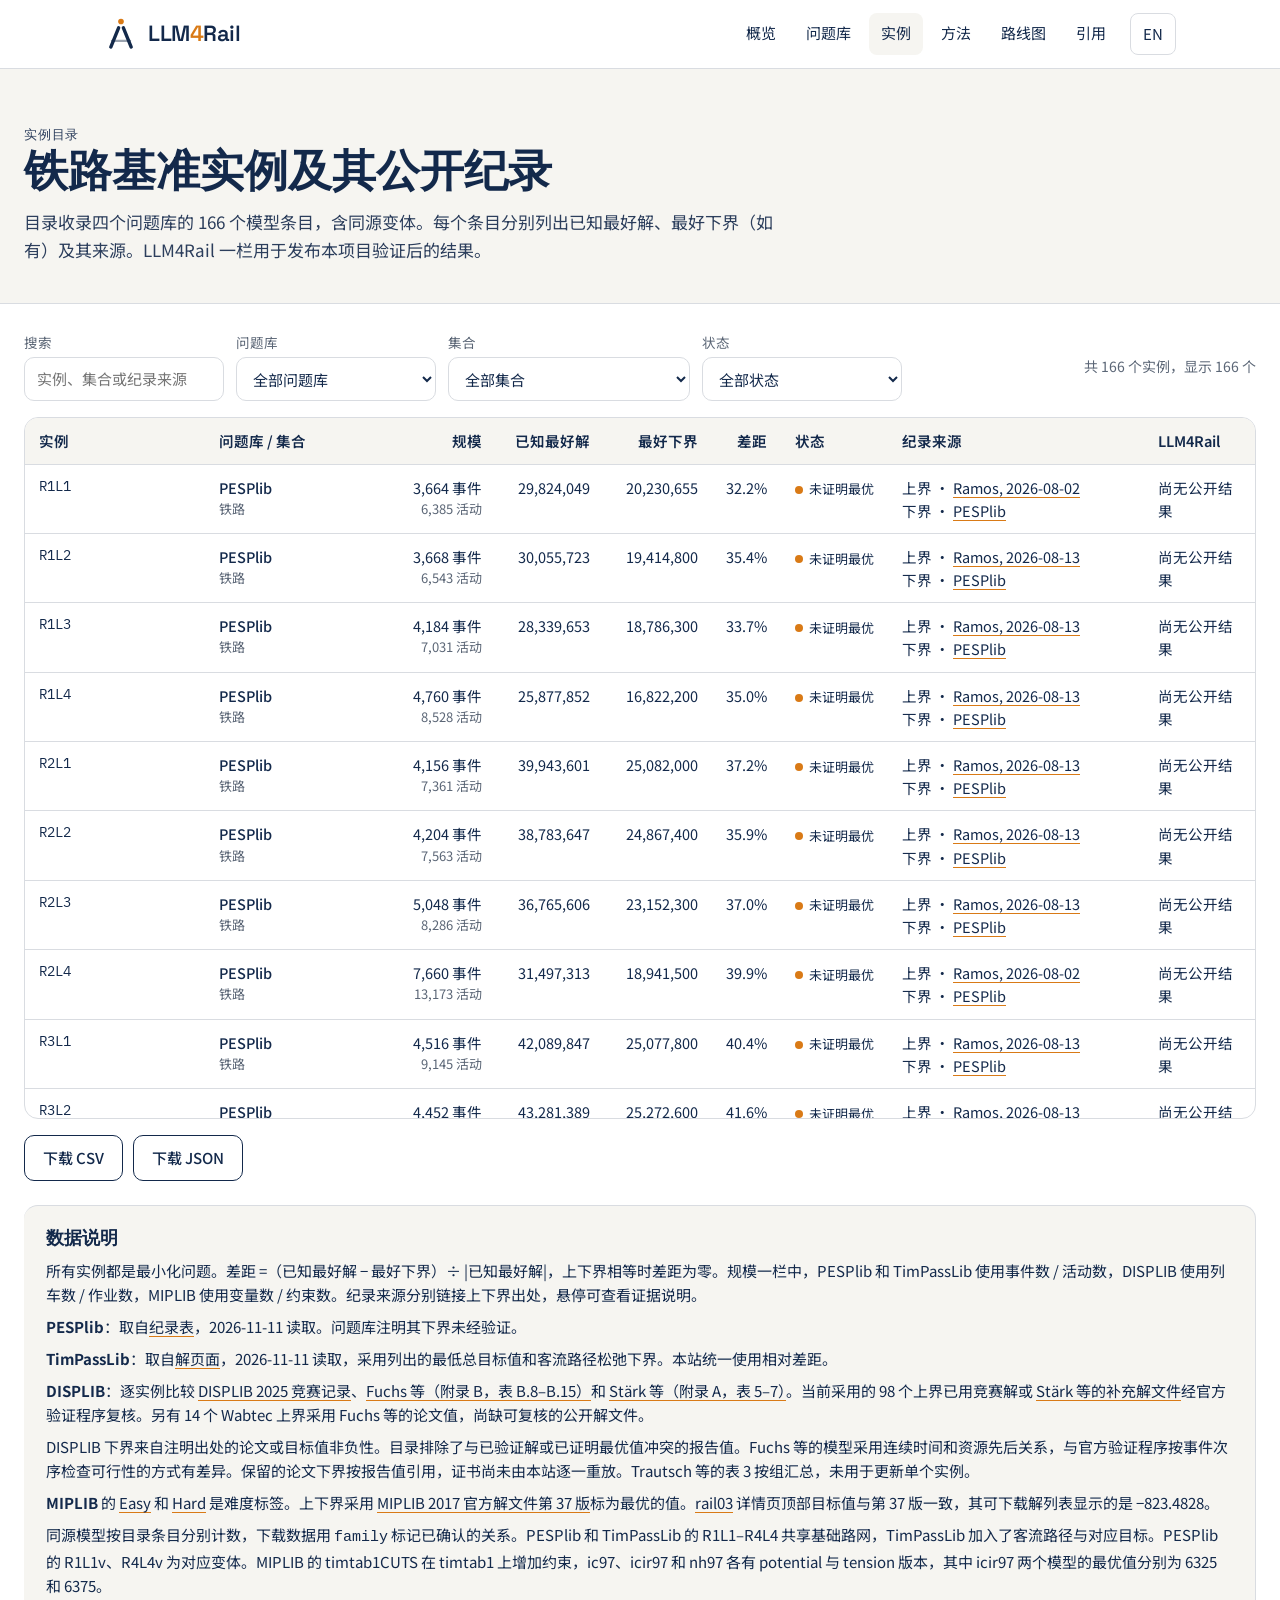
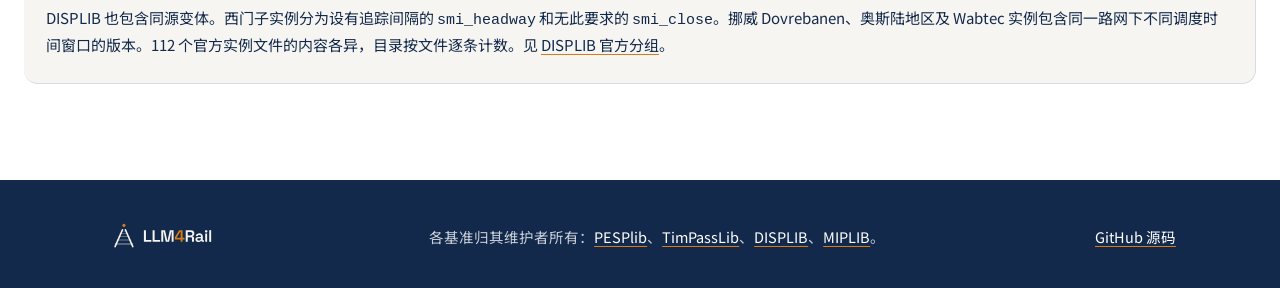
<file: zh/instances/index.html>
<!doctype html>
<html lang="zh-CN">
<head>
<meta charset="utf-8">
<meta name="viewport" content="width=device-width, initial-scale=1">
<title>实例目录 · LLM4Rail</title>
<meta name="description" content="LLM4Rail 跟踪的 166 个基准实例：PESPlib、TimPassLib、DISPLIB 和 MIPLIB。">
<meta name="author" content="曹步云、李洋、王佳怡、沈照坪、田威凛、张成玮、王卓钰、车云舟、姚珊、蒋华孝、林中阳、李鑫、杨麟儿、丁丁、黄雅平">
<link rel="canonical" href="https://llm4rail.github.io/zh/instances/">
<meta property="og:type" content="website">
<meta property="og:site_name" content="LLM4Rail">
<meta property="og:url" content="https://llm4rail.github.io/zh/instances/">
<meta property="og:title" content="实例目录 · LLM4Rail">
<meta property="og:description" content="LLM4Rail 跟踪的 166 个基准实例：PESPlib、TimPassLib、DISPLIB 和 MIPLIB。">
<meta property="og:image" content="https://llm4rail.github.io/assets/img/icon-512.png">
<meta property="og:locale" content="zh_CN">
<meta name="twitter:card" content="summary">
<link rel="alternate" hreflang="en" href="https://llm4rail.github.io/instances/">
<link rel="alternate" hreflang="zh-CN" href="https://llm4rail.github.io/zh/instances/">
<link rel="alternate" hreflang="x-default" href="https://llm4rail.github.io/instances/">
<link rel="icon" href="../../favicon.ico" sizes="any">
<link rel="icon" href="../../favicon.svg" type="image/svg+xml">
<link rel="apple-touch-icon" href="../../apple-touch-icon.png">
<link rel="preconnect" href="https://fonts.googleapis.com">
<link rel="preconnect" href="https://fonts.gstatic.com" crossorigin>
<link rel="stylesheet" href="https://fonts.googleapis.com/css2?family=IBM+Plex+Mono:wght@400;500&family=IBM+Plex+Sans:wght@400;500;600&family=Noto+Sans+SC:wght@400;500;700&family=Space+Grotesk:wght@500;600&display=swap">
<link rel="stylesheet" href="../../assets/css/site.css">
</head>
<body>
<a class="skip" href="#main">跳到正文</a>

<header class="site-header">
  <div class="wrap">
    <a class="brand" href="../index.html" aria-label="LLM4Rail 首页">
      <img src="../../assets/img/llm4rail-mark-simple.svg" alt="" width="34" height="34">
      <span>LLM<b>4</b>Rail</span>
    </a>
    <nav class="nav" aria-label="主导航">
      <a href="../index.html">概览</a>
      <a href="../index.html#problems">问题库</a>
      <a href="index.html" aria-current="page">实例</a>
      <a href="../index.html#method">方法</a>
      <a href="../index.html#roadmap">路线图</a>
      <a href="../index.html#citation">引用</a>
      <a class="lang-switch" href="../../instances/index.html" hreflang="en" lang="en">EN</a>
    </nav>
  </div>
</header>

<main id="main" class="wide">
  <section class="page-head">
    <div class="wrap">
      <p class="kicker">实例目录</p>
      <h1 id="cat-cap">铁路基准实例及其公开纪录</h1>
      <p>目录收录四个问题库的 166 个模型条目，含同源变体。每个条目分别列出已知最好解、最好下界（如有）及其来源。LLM4Rail 一栏用于发布本项目验证后的结果。</p>
    </div>
  </section>

  <div class="wrap">
    <div class="toolbar">
      <div class="field"><label for="q">搜索</label><input id="q" type="search" placeholder="实例、集合或纪录来源" autocomplete="off"></div>
      <div class="field"><label for="lib">问题库</label><select id="lib"></select></div>
      <div class="field"><label for="set">集合</label><select id="set"></select></div>
      <div class="field"><label for="status">状态</label><select id="status"></select></div>
      <div class="count" id="count" aria-live="polite"></div>
    </div>

    <div class="table-box" id="cat-box" tabindex="0" role="region" aria-labelledby="cat-cap">
      <table id="cat">
        <thead>
          <tr>
            <th scope="col">实例</th><th scope="col">问题库 / 集合</th><th scope="col" class="num">规模</th>
            <th scope="col" class="num">已知最好解</th><th scope="col" class="num">最好下界</th><th scope="col" class="num">差距</th>
            <th scope="col">状态</th><th scope="col">纪录来源</th><th scope="col">LLM4Rail</th>
          </tr>
        </thead>
        <tbody id="rows"></tbody>
      </table>
    </div>

    <div class="dl">
      <a class="btn ghost" href="../../data/instances.csv" download>下载 CSV</a>
      <a class="btn ghost" href="../../data/instances.json" download>下载 JSON</a>
    </div>

    <div class="callout">
      <h2>数据说明</h2>
      <p>所有实例都是最小化问题。差距 =（已知最好解 − 最好下界）÷ |已知最好解|，上下界相等时差距为零。规模一栏中，PESPlib 和 TimPassLib 使用事件数 / 活动数，DISPLIB 使用列车数 / 作业数，MIPLIB 使用变量数 / 约束数。纪录来源分别链接上下界出处，悬停可查看证据说明。</p>
      <p><strong>PESPlib</strong>：取自<a href="https://timpasslib.aalto.fi/pesplib.html">纪录表</a>，2026-11-11 读取。问题库注明其下界未经验证。</p>
      <p><strong>TimPassLib</strong>：取自<a href="https://timpasslib.aalto.fi/solutions.html">解页面</a>，2026-11-11 读取，采用列出的最低总目标值和客流路径松弛下界。本站统一使用相对差距。</p>
      <p><strong>DISPLIB</strong>：逐实例比较 <a href="https://displib.github.io/">DISPLIB 2025 竞赛记录</a>、<a href="https://doi.org/10.1016/j.jrtpm.2026.100600">Fuchs 等（附录 B，表 B.8–B.15）</a>和 <a href="https://doi.org/10.4230/OASIcs.ATMOS.2026.6">Stärk 等（附录 A，表 5–7）</a>。当前采用的 98 个上界已用竞赛解或 <a href="https://git.zib.de/api/v4/projects/lstaerk%2Ftdpnw-instances/repository/files/solutions%2Fdisplib_problems_solutions_2026-07-03.zip/raw?ref=HEAD">Stärk 等的补充解文件</a>经官方验证程序复核。另有 14 个 Wabtec 上界采用 Fuchs 等的论文值，尚缺可复核的公开解文件。</p>
      <p>DISPLIB 下界来自注明出处的论文或目标值非负性。目录排除了与已验证解或已证明最优值冲突的报告值。Fuchs 等的模型采用连续时间和资源先后关系，与官方验证程序按事件次序检查可行性的方式有差异。保留的论文下界按报告值引用，证书尚未由本站逐一重放。Trautsch 等的表 3 按组汇总，未用于更新单个实例。</p>
      <p><strong>MIPLIB</strong> 的 <a href="https://miplib.zib.de/tag_easy.html">Easy</a> 和 <a href="https://miplib.zib.de/tag_hard.html">Hard</a> 是难度标签。上下界采用 <a href="https://miplib.zib.de/downloads/miplib2017-v37.solu">MIPLIB 2017 官方解文件第 37 版</a>标为最优的值。<a href="https://miplib.zib.de/instance_details_rail03.html">rail03</a> 详情页顶部目标值与第 37 版一致，其可下载解列表显示的是 −823.4828。</p>
      <p>同源模型按目录条目分别计数，下载数据用 <code>family</code> 标记已确认的关系。PESPlib 和 TimPassLib 的 R1L1–R4L4 共享基础路网，TimPassLib 加入了客流路径与对应目标。PESPlib 的 R1L1v、R4L4v 为对应变体。MIPLIB 的 timtab1CUTS 在 timtab1 上增加约束，ic97、icir97 和 nh97 各有 potential 与 tension 版本，其中 icir97 两个模型的最优值分别为 6325 和 6375。</p>
      <p>DISPLIB 也包含同源变体。西门子实例分为设有追踪间隔的 <code>smi_headway</code> 和无此要求的 <code>smi_close</code>。挪威 Dovrebanen、奥斯陆地区及 Wabtec 实例包含同一路网下不同调度时间窗口的版本。112 个官方实例文件的内容各异，目录按文件逐条计数。见 <a href="https://displib.github.io/">DISPLIB 官方分组</a>。</p>
    </div>
  </div>
</main>

<footer class="site-footer">
  <div class="wrap">
    <img src="../../assets/img/llm4rail-horizontal-reverse.svg" alt="LLM4Rail">
    <div>各基准归其维护者所有：<a href="https://timpasslib.aalto.fi/pesplib.html">PESPlib</a>、<a href="https://timpasslib.aalto.fi/solutions.html">TimPassLib</a>、<a href="https://displib.github.io/">DISPLIB</a>、<a href="https://miplib.zib.de/">MIPLIB</a>。</div>
    <div><a href="https://github.com/LLM4Rail/llm4rail.github.io">GitHub 源码</a></div>
  </div>
</footer>

<script src="../../assets/js/data.js"></script>
<script src="../../assets/js/i18n.js"></script>
<script src="../../assets/js/instances.js"></script>
</body>
</html>
</file>
<file: assets/css/site.css>
:root {
  --navy: #13294B;
  --navy-2: #1E3A64;
  --orange: #D97A16;
  --orange-ink: #A85A0C;
  --steel: #5B6676;
  --sleeper: #9AA3AF;
  --rule: #D9DCE1;
  --paper: #F6F5F1;
  --white: #FFFFFF;
  --ink: #13294B;
  --radius: 14px;
  --max: 1120px;
  --sans: "IBM Plex Sans", "Noto Sans SC", system-ui, -apple-system, "Segoe UI", sans-serif;
  --display: "Space Grotesk", "IBM Plex Sans", system-ui, sans-serif;
  --mono: "IBM Plex Mono", ui-monospace, SFMono-Regular, Menlo, monospace;
}

* { box-sizing: border-box; }
html { scroll-behavior: smooth; }
body { margin: 0; font-family: var(--sans); color: var(--ink); background: var(--white); line-height: 1.6; font-size: 17px; -webkit-font-smoothing: antialiased; }
img, svg { max-width: 100%; }
a { color: var(--navy); text-decoration-color: var(--orange); text-underline-offset: 3px; }
a:hover { color: var(--orange-ink); }
:focus-visible { outline: 3px solid var(--orange); outline-offset: 2px; border-radius: 4px; }

.skip { position: absolute; left: -999px; top: 8px; background: var(--navy); color: var(--white); padding: 8px 14px; border-radius: 8px; z-index: 100; }
.skip:focus { left: 8px; }

.wrap { max-width: var(--max); margin: 0 auto; padding: 0 24px; }

/* Header */
.site-header { position: sticky; top: 0; z-index: 50; background: rgba(255,255,255,0.94); backdrop-filter: blur(8px); border-bottom: 1px solid var(--rule); }
.site-header .wrap { display: flex; align-items: center; justify-content: space-between; gap: 16px; min-height: 68px; flex-wrap: wrap; }
.brand { display: flex; align-items: center; gap: 10px; text-decoration: none; }
.brand img { width: 34px; height: 34px; }
.brand span { font-family: var(--display); font-weight: 600; font-size: 22px; letter-spacing: -0.02em; color: var(--navy); }
.brand span b { color: var(--orange); font-weight: 600; }
.nav { display: flex; gap: 6px; flex-wrap: wrap; }
.nav a { text-decoration: none; font-size: 15px; padding: 8px 12px; border-radius: 8px; color: var(--navy); }
.nav a:hover, .nav a[aria-current="page"] { background: var(--paper); color: var(--navy); }

/* Hero */
.hero { background: var(--paper); border-bottom: 1px solid var(--rule); }
.hero .wrap { display: grid; grid-template-columns: minmax(0, 1.5fr) minmax(0, 1fr); gap: 48px; align-items: center; padding-top: 72px; padding-bottom: 64px; }
.kicker { font-family: var(--display); font-size: 13px; font-weight: 500; letter-spacing: 0.1em; text-transform: uppercase; color: var(--steel); margin: 0 0 16px; }
.hero h1 { font-family: var(--display); font-weight: 600; letter-spacing: -0.025em; font-size: clamp(34px, 5vw, 54px); line-height: 1.08; margin: 0 0 20px; }
.hero .lead { font-size: 19px; color: #2C3E5C; margin: 0 0 20px; max-width: 640px; }
.byline { margin: 0 0 28px; }
.author-line { display: flex; flex-wrap: wrap; gap: 4px 20px; margin: 0; font-size: 15.5px; font-weight: 500; color: #2C3E5C; }
.author-line span { white-space: nowrap; }
.hero-mark { display: flex; justify-content: center; }
.hero-mark img { width: min(320px, 80%); }
.btns { display: flex; gap: 12px; flex-wrap: wrap; }
.btn { display: inline-flex; align-items: center; gap: 8px; min-height: 44px; padding: 10px 18px; border-radius: 10px; font-size: 15px; font-weight: 500; text-decoration: none; border: 1px solid var(--navy); }
.btn.primary { background: var(--navy); color: var(--white); }
.btn.primary:hover { background: var(--navy-2); color: var(--white); }
.btn.ghost { background: transparent; color: var(--navy); }
.btn.ghost:hover { background: var(--white); color: var(--navy); }

.notice { margin-top: 28px; display: flex; gap: 12px; align-items: flex-start; background: var(--white); border: 1px solid var(--rule); border-radius: 12px; padding: 14px 16px; font-size: 15px; color: #2C3E5C; max-width: 640px; }
.notice svg { flex: none; margin-top: 3px; }

/* Stats */
.stats { display: grid; grid-template-columns: repeat(4, minmax(0, 1fr)); gap: 16px; margin: -36px auto 0; position: relative; }
.stat { background: var(--white); border: 1px solid var(--rule); border-radius: var(--radius); padding: 20px 22px; }
.stat .num { font-family: var(--display); font-size: 38px; font-weight: 600; letter-spacing: -0.02em; line-height: 1.1; }
.stat .lbl { font-size: 14px; color: var(--steel); margin-top: 6px; line-height: 1.45; }

/* News */
.news { margin-top: 48px; border-top: 1px solid var(--rule); border-bottom: 1px solid var(--rule); }
.news ul { list-style: none; margin: 0; padding: 0; }
.news li { display: grid; grid-template-columns: 130px minmax(0, 1fr); gap: 16px; padding: 14px 0; border-bottom: 1px solid var(--rule); font-size: 15px; }
.news li:last-child { border-bottom: 0; }
.news time { font-family: var(--mono); font-size: 14px; color: var(--steel); }
.news h2 { font-family: var(--display); font-size: 14px; letter-spacing: 0.1em; text-transform: uppercase; color: var(--steel); font-weight: 500; margin: 18px 0 4px; }

/* Sections */
.section { padding: 80px 0 16px; scroll-margin-top: 72px; }
.sec-head { display: grid; grid-template-columns: 72px minmax(0, 1fr); gap: 8px; margin-bottom: 28px; }
.sec-num { font-family: var(--display); font-size: 15px; font-weight: 600; color: var(--orange-ink); padding-top: 10px; }
.sec-head h2 { font-family: var(--display); font-size: clamp(28px, 3.4vw, 38px); letter-spacing: -0.02em; line-height: 1.15; margin: 0 0 12px; font-weight: 600; }
.sec-head p { margin: 0; color: #2C3E5C; max-width: 760px; }
.sec-body { margin-left: 80px; }
.prose { max-width: 760px; }
.prose p { margin: 0 0 16px; }

/* Cards */
.cards { display: grid; grid-template-columns: repeat(2, minmax(0, 1fr)); gap: 16px; }
.card { border: 1px solid var(--rule); border-radius: var(--radius); padding: 22px 24px; background: var(--white); display: flex; flex-direction: column; gap: 10px; }
.card h3 { font-family: var(--display); font-size: 21px; margin: 0; letter-spacing: -0.01em; font-weight: 600; }
.card p { margin: 0; font-size: 15.5px; color: #2C3E5C; }
.card .meta { display: flex; flex-wrap: wrap; gap: 8px; }
.tag { font-size: 12.5px; padding: 3px 10px; border-radius: 999px; background: var(--paper); color: var(--navy); border: 1px solid var(--rule); white-space: nowrap; }
.tag.track-a { border-color: var(--navy); }
.card .facts { margin: 4px 0 0; padding: 0; list-style: none; font-size: 14.5px; color: #2C3E5C; }
.card .facts li { padding: 6px 0; border-top: 1px dashed var(--rule); }
.card .more { margin-top: auto; font-size: 14.5px; }
.ext { margin-top: 16px; font-size: 15px; color: #2C3E5C; }

/* Chart */
.chart-card { border: 1px solid var(--rule); border-radius: var(--radius); padding: 22px 24px 18px; }
.chart-top { display: flex; justify-content: space-between; align-items: flex-start; gap: 16px; flex-wrap: wrap; margin-bottom: 8px; }
.chart-top h3 { font-family: var(--display); font-size: 19px; margin: 0; font-weight: 600; }
.chart-top p { margin: 4px 0 0; font-size: 14px; color: var(--steel); }
.seg { display: inline-flex; border: 1px solid var(--rule); border-radius: 10px; padding: 3px; background: var(--paper); }
.seg button { font: inherit; font-size: 14px; border: 0; background: transparent; color: var(--navy); padding: 8px 14px; border-radius: 8px; cursor: pointer; min-height: 36px; }
.seg button[aria-pressed="true"] { background: var(--white); box-shadow: 0 0 0 1px var(--rule); font-weight: 500; }
#gap-chart { position: relative; }
#gap-chart svg { display: block; width: 100%; height: auto; overflow: visible; }
#gap-chart .bar { fill: var(--navy); }
#gap-chart .bar.bus { fill: var(--sleeper); }
#gap-chart .row:hover .bar, #gap-chart .row:focus .bar { fill: var(--orange); }
#gap-chart .row { cursor: default; outline: none; }
#gap-chart text { font-family: var(--sans); font-size: 12.5px; fill: var(--steel); }
#gap-chart .ylab { fill: var(--navy); font-family: var(--mono); font-size: 12.5px; }
#gap-chart .grp { font-family: var(--display); font-weight: 600; fill: var(--navy); font-size: 13px; }
#gap-chart .grid { stroke: var(--rule); stroke-width: 1; }
#gap-chart .val { fill: var(--navy); font-weight: 500; }
.tip { position: absolute; pointer-events: none; background: var(--navy); color: var(--white); border-radius: 10px; padding: 10px 12px; font-size: 13px; line-height: 1.5; min-width: 220px; opacity: 0; transform: translateY(4px); transition: opacity .12s, transform .12s; z-index: 5; }
.tip.on { opacity: 1; transform: none; }
.tip b { font-family: var(--mono); font-weight: 500; }
.tip .k { color: #C9CFD8; }
.legend { display: flex; gap: 18px; flex-wrap: wrap; font-size: 13.5px; color: var(--steel); margin-top: 6px; }
.legend i { display: inline-block; width: 12px; height: 12px; border-radius: 3px; vertical-align: -1px; margin-right: 6px; }
.source { font-size: 13.5px; color: var(--steel); margin-top: 12px; }

/* Tables */
.table-box { overflow: auto; border: 1px solid var(--rule); border-radius: var(--radius); }
table { border-collapse: collapse; width: 100%; font-size: 14.5px; }
th, td { text-align: left; padding: 11px 14px; border-bottom: 1px solid var(--rule); vertical-align: top; }
th { font-weight: 600; background: var(--paper); position: sticky; top: 0; white-space: nowrap; }
td.num, th.num { text-align: right; font-variant-numeric: tabular-nums; white-space: nowrap; }
td.nw { white-space: nowrap; }
td.mono { font-family: var(--mono); font-size: 13.5px; white-space: nowrap; }
tbody tr:last-child td { border-bottom: 0; }
tbody tr:hover { background: #FBFAF7; }
.status { display: inline-flex; align-items: center; gap: 6px; font-size: 13px; white-space: nowrap; }
.status::before { content: ""; width: 8px; height: 8px; border-radius: 50%; background: var(--sleeper); }

#cat-box { max-height: min(78vh, 900px); }
th { z-index: 1; }

/* Workflow */
.flow { display: grid; grid-template-columns: repeat(4, minmax(0, 1fr)); gap: 28px; position: relative; }
.step { border: 1px solid var(--rule); border-radius: var(--radius); padding: 20px; position: relative; background: var(--white); }
.step:not(:last-child)::after { content: ""; position: absolute; right: -22px; top: 50%; width: 16px; height: 16px; border-top: 2px solid var(--sleeper); border-right: 2px solid var(--sleeper); transform: translateY(-50%) rotate(45deg); }
.step .n { font-family: var(--display); font-size: 13px; font-weight: 600; color: var(--orange-ink); letter-spacing: 0.06em; }
.step h3 { font-family: var(--display); font-size: 19px; margin: 6px 0 8px; font-weight: 600; }
.step p { margin: 0; font-size: 14.5px; color: #2C3E5C; }
.step.accept { border: 2px solid var(--orange); background: #FDF6EE; }
.rule-box { margin-top: 20px; background: var(--paper); border-radius: var(--radius); padding: 18px 22px; font-size: 15.5px; }
.rule-box strong { font-family: var(--display); }

/* Skills */
.skills { display: grid; grid-template-columns: repeat(3, minmax(0, 1fr)); gap: 16px; }
.pill { align-self: flex-start; font-size: 12.5px; padding: 3px 10px; border-radius: 999px; background: #FDF6EE; color: var(--orange-ink); border: 1px solid #F0D2B0; }

/* Evidence */
.grades { list-style: none; padding: 0; margin: 0; display: grid; gap: 10px; }
.grades li { display: grid; grid-template-columns: 44px minmax(0, 1fr); gap: 14px; align-items: start; border: 1px solid var(--rule); border-radius: 12px; padding: 14px 16px; }
.grades .g { font-family: var(--display); font-weight: 600; font-size: 15px; background: var(--navy); color: var(--white); border-radius: 8px; text-align: center; padding: 6px 0; }
.grades li:nth-child(2) .g { background: var(--navy-2); }
.grades li:nth-child(3) .g { background: var(--steel); }
.grades li:nth-child(4) .g { background: var(--white); color: var(--navy); border: 1px solid var(--navy); }
.grades h3 { margin: 0 0 2px; font-size: 16px; }
.grades p { margin: 0; font-size: 14.5px; color: #2C3E5C; }
.two { display: grid; grid-template-columns: repeat(2, minmax(0, 1fr)); gap: 28px; }
.checklist { list-style: none; padding: 0; margin: 0; }
.checklist li { padding: 10px 0 10px 28px; border-bottom: 1px solid var(--rule); position: relative; font-size: 15.5px; }
.checklist li::before { content: ""; position: absolute; left: 4px; top: 17px; width: 10px; height: 10px; border-radius: 50%; border: 2px solid var(--orange); }

/* Roadmap */
.road { display: grid; grid-template-columns: repeat(4, minmax(0, 1fr)); gap: 16px; }
.phase { border: 1px solid var(--rule); border-radius: var(--radius); padding: 18px 20px; display: flex; flex-direction: column; gap: 6px; }
.phase.now { border: 2px solid var(--navy); }
.phase .when { font-family: var(--mono); font-size: 13px; color: var(--steel); }
.phase h3 { font-family: var(--display); margin: 0; font-size: 19px; font-weight: 600; }
.phase ul { margin: 4px 0 0; padding-left: 18px; font-size: 14.5px; color: #2C3E5C; }
.phase .gate { margin-top: auto; padding-top: 10px; border-top: 1px dashed var(--rule); font-size: 13.5px; color: var(--steel); }
.phase .gate::before { content: "◆ "; color: var(--orange); }

/* Citation */
pre.bib { background: var(--navy); color: #E8ECF2; border-radius: var(--radius); padding: 20px 22px; overflow-x: auto; font-family: var(--mono); font-size: 13.5px; line-height: 1.6; margin: 0; }
.copy { margin-top: 12px; }
.sub-h { font-family: var(--display); font-size: 22px; font-weight: 600; margin: 48px 0 16px; }
.list-h { font-family: var(--display); font-size: 19px; font-weight: 600; margin: 0 0 8px; }
html[lang^="zh"] .sub-h, html[lang^="zh"] .list-h { font-family: inherit; font-weight: 700; }
.legend .sw-rail { background: var(--navy); }
.legend .sw-bus { background: var(--sleeper); }
.dl { margin-top: 16px; }

/* Footer */
.site-footer { margin-top: 96px; background: var(--navy); color: #C9CFD8; }
.site-footer .wrap { display: flex; justify-content: space-between; align-items: center; gap: 24px; flex-wrap: wrap; padding-top: 36px; padding-bottom: 36px; font-size: 14.5px; }
.site-footer a { color: var(--white); }
.site-footer img { height: 40px; width: auto; }

/* Instances page */
.page-head { background: var(--paper); border-bottom: 1px solid var(--rule); }
.page-head .wrap { padding-top: 56px; padding-bottom: 40px; }
.page-head h1 { font-family: var(--display); font-size: clamp(32px, 4vw, 44px); letter-spacing: -0.02em; line-height: 1.15; margin: 0 0 12px; font-weight: 600; }
.page-head p { margin: 0; max-width: 760px; color: #2C3E5C; }
.toolbar { display: flex; flex-wrap: wrap; gap: 12px; align-items: flex-end; margin: 28px 0 16px; }
.field { display: flex; flex-direction: column; gap: 4px; font-size: 13.5px; color: var(--steel); }
.field input, .field select { font: inherit; font-size: 15px; color: var(--navy); border: 1px solid var(--rule); border-radius: 10px; padding: 9px 12px; min-height: 44px; background: var(--white); min-width: 200px; }
.count { margin-left: auto; font-size: 14px; color: var(--steel); align-self: center; }
.dl { display: flex; gap: 10px; flex-wrap: wrap; }
.callout { margin-top: 24px; border: 1px solid var(--rule); border-left: 0; border-radius: var(--radius); padding: 18px 22px; background: var(--paper); font-size: 15px; }
.callout h2 { font-family: var(--display); font-size: 18px; margin: 0 0 6px; }
.callout p { margin: 0 0 8px; }

/* Responsive */
@media (max-width: 960px) {
  .hero .wrap { grid-template-columns: 1fr; }
  .hero-mark { display: none; }
  .stats { grid-template-columns: repeat(2, minmax(0, 1fr)); margin-top: 24px; }
  .sec-body { margin-left: 0; }
  .sec-head { grid-template-columns: 1fr; }
  .sec-num { padding-top: 0; }
  .flow, .road, .skills { grid-template-columns: repeat(2, minmax(0, 1fr)); }
  .step:not(:last-child)::after { display: none; }
  .two, .cards { grid-template-columns: 1fr; }
}
@media (max-width: 720px) {
  .site-header .wrap { flex-wrap: nowrap; min-height: 56px; gap: 10px; }
  .brand { flex: none; }
  .brand span { font-size: 19px; }
  .brand img { width: 28px; height: 28px; }
  .nav { flex: 1 1 auto; min-width: 0; flex-wrap: nowrap; overflow-x: auto; scrollbar-width: none; -webkit-overflow-scrolling: touch; margin-right: -24px; padding-right: 24px; mask-image: linear-gradient(to right, #000 85%, transparent); }
  .nav::-webkit-scrollbar { display: none; }
  .nav a { white-space: nowrap; padding: 8px 10px; font-size: 14.5px; }
  .nav { mask-image: none; }
  .nav .lang-switch { position: sticky; right: 0; background: var(--white); box-shadow: -14px 0 12px -2px rgba(255,255,255,0.95); }
  .section { scroll-margin-top: 60px; }
}
@media (max-width: 560px) {
  body { font-size: 16px; }
  .hero .wrap { padding-top: 44px; padding-bottom: 40px; }
  .author-line { gap: 2px 14px; font-size: 14.5px; }
  .stats, .flow, .road, .skills { grid-template-columns: 1fr; }
  .news li { grid-template-columns: 1fr; gap: 2px; }
  .count { margin-left: 0; }
}
@media (prefers-reduced-motion: reduce) { html { scroll-behavior: auto; } .tip { transition: none; } }

/* Language switch */
.lang-switch { display: inline-flex; align-items: center; gap: 6px; font-size: 14px; padding: 7px 12px; border-radius: 8px; border: 1px solid var(--rule); text-decoration: none; color: var(--navy); margin-left: 6px; }
.lang-switch:hover { background: var(--paper); color: var(--navy); }
html[lang^="zh"] body { font-family: "Noto Sans SC", "IBM Plex Sans", system-ui, sans-serif; }
html[lang^="zh"] .hero h1 { letter-spacing: 0; line-height: 1.2; }
html[lang^="zh"] .sec-head h2, html[lang^="zh"] .page-head h1 { letter-spacing: 0; }
html[lang^="zh"] .kicker { letter-spacing: 0.06em; }

/* Status dots */
.status.s-optimal::before { background: #2E7D4F; }
.status.s-open::before { background: var(--orange); }
.status.s-no_bound::before { background: transparent; border: 1.5px solid var(--sleeper); width: 7px; height: 7px; }

/* Chart controls */
.controls { display: flex; gap: 10px; flex-wrap: wrap; }
.chart-note { font-size: 13.5px; color: var(--steel); margin: 4px 0 0; min-height: 1em; }
[hidden] { display: none !important; }
html[lang^="zh"] .hero h1 { font-size: clamp(30px, 4.2vw, 46px); }
td .lib { display: block; white-space: nowrap; font-weight: 500; }
td .sub { display: block; font-size: 13px; color: var(--steel); }
.wide .wrap { max-width: 1320px; }
td.rec { min-width: 160px; }
td.num .lib { font-weight: 400; }
</file>
